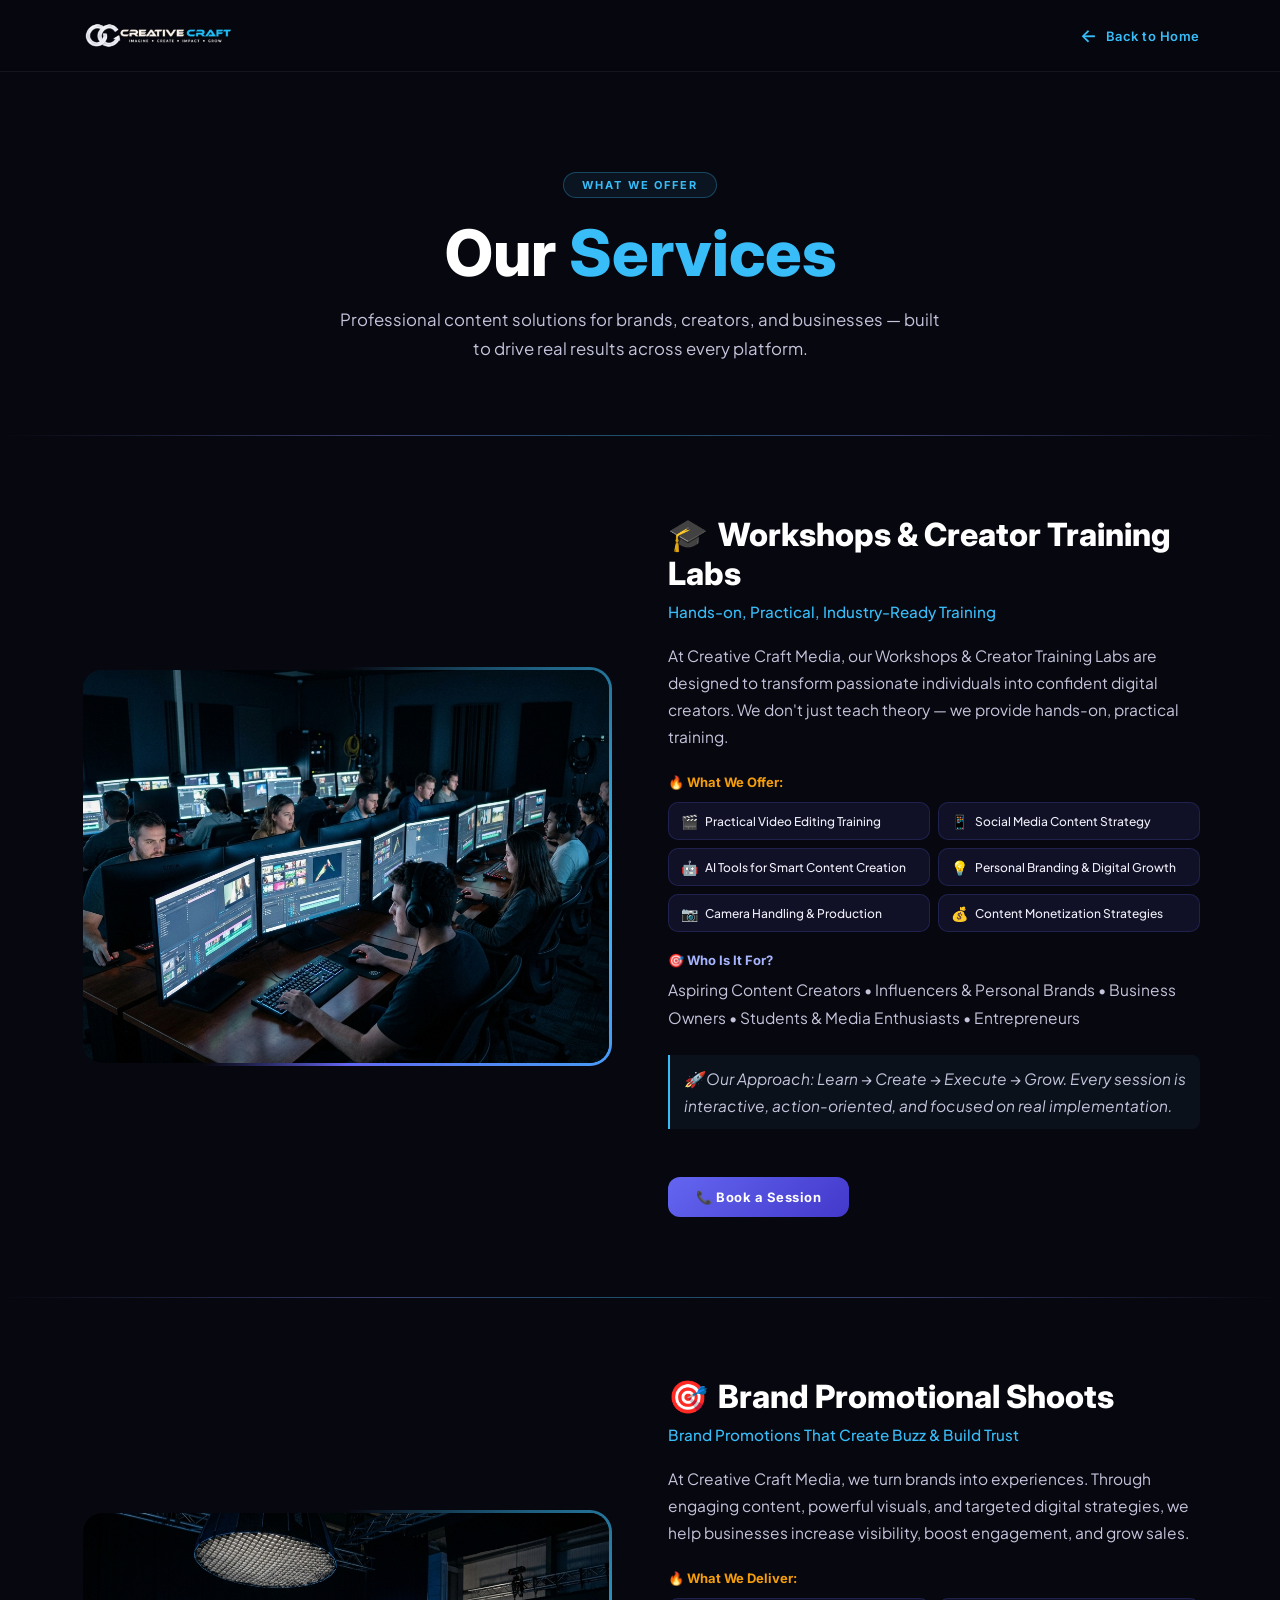
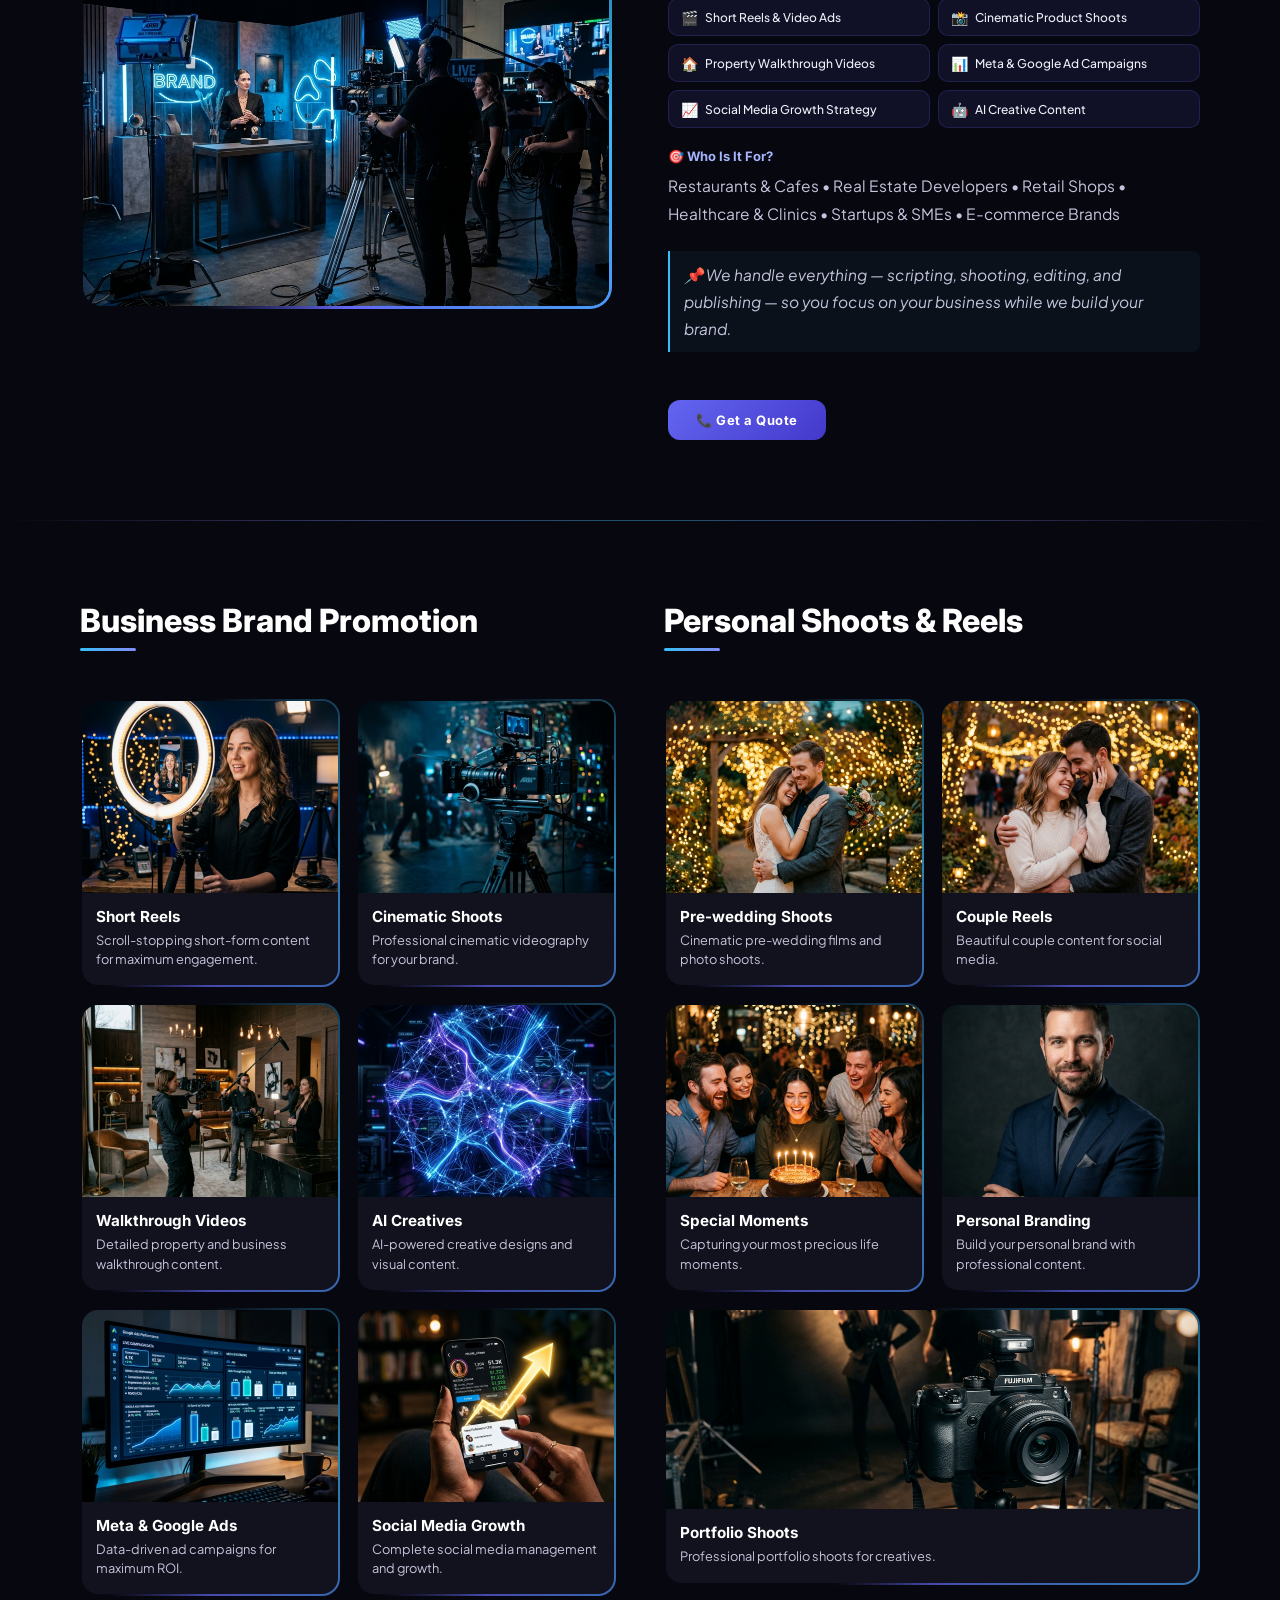
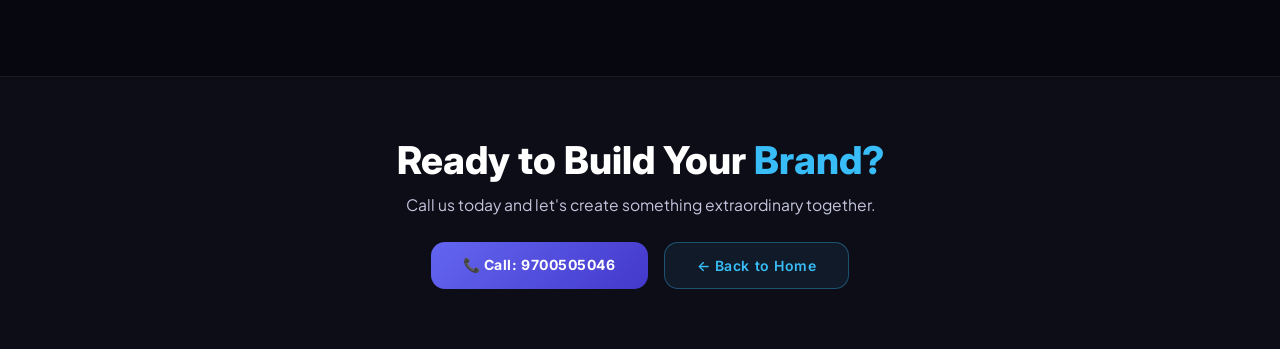
<file: services.html>
﻿<!DOCTYPE html>
<html lang="en">
<head>
  <meta charset="UTF-8" />
  <meta name="theme-color" content="#000000" />
  <meta name="viewport" content="width=device-width, initial-scale=1.0" />
  <title>Our Services | Creative Craft Media — Nellore Content Creation Studio</title>
  <meta name="description" content="Explore Creative Craft Media's professional services — workshops, brand shoots, short reels, AI creatives, pre-wedding films, and digital marketing. Based in Nellore, AP." />
  <meta name="keywords" content="content creation services Nellore, brand shoots Nellore, video production Andhra Pradesh, reel making, AI creatives, pre-wedding films Nellore, digital marketing agency Nellore" />
  <meta name="robots" content="index, follow" />
  <link rel="canonical" href="https://www.creativecraftmedia.in/services.html" />
  <meta name="author" content="Creative Craft Media" />
  <meta name="geo.region" content="IN-AP" />
  <meta name="geo.placename" content="Nellore, Andhra Pradesh, India" />

  <!-- Open Graph -->
  <meta property="og:type" content="website" />
  <meta property="og:url" content="https://www.creativecraftmedia.in/services.html" />
  <meta property="og:title" content="Our Services | Creative Craft Media — Nellore" />
  <meta property="og:description" content="Professional content solutions for brands, creators, and businesses. Brand shoots, reels, AI video, digital marketing & more." />
  <meta property="og:image" content="https://www.creativecraftmedia.in/preview.png" />
  <meta property="og:site_name" content="Creative Craft Media" />
  <meta property="og:locale" content="en_IN" />

  <!-- Twitter Card -->
  <meta name="twitter:card" content="summary_large_image" />
  <meta name="twitter:title" content="Our Services | Creative Craft Media" />
  <meta name="twitter:description" content="Brand shoots, reels, AI creatives, digital marketing & pre-wedding films. Based in Nellore, AP." />
  <meta name="twitter:image" content="https://www.creativecraftmedia.in/preview.png" />

  <link rel="icon" href="favicon.png" type="image/png" />
  <link rel="preconnect" href="https://fonts.googleapis.com" />
  <link rel="preconnect" href="https://fonts.gstatic.com" crossorigin />
  <link href="https://fonts.googleapis.com/css2?family=Inter:wght@300;400;500;600;700;800;900&family=Plus+Jakarta+Sans:ital,wght@0,300;0,400;0,500;0,600;1,300;1,400&display=swap" rel="stylesheet" />
  <style>
    /* ── RESET & TOKENS ── */
    *, *::before, *::after { box-sizing: border-box; margin: 0; padding: 0; }
    :root {
      --ink:  #07070f;
      --ink1: #0d0d18;
      --ink2: #12121e;
      --ink3: #181828;
      --vi:   #6366f1;
      --vi2:  #818cf8;
      --vi3:  #a5b4fc;
      --cyan: #38bdf8;
      --am:   #f59e0b;
      --wh:   #ffffff;
      --wh2:  #eeeef8;
      --wh3:  #c4c4dc;
      --muted:#7070a0;
      --fh:   'Inter', sans-serif;
      --fb:   'Plus Jakarta Sans', sans-serif;
      --ez:   cubic-bezier(0.22,1,0.36,1);
      --t:    0.28s;
      --nav-h: 72px;
    }

    html { scroll-behavior: smooth; }
    body {
      font-family: var(--fb);
      background: var(--ink);
      color: var(--wh2);
      min-height: 100vh;
      overflow-x: hidden;
    }
    a { text-decoration: none; color: inherit; }
    img { display: block; width: 100%; height: 100%; object-fit: cover; }

    /* ── NAV ── */
    .nav {
      position: fixed; top: 0; left: 0; right: 0;
      height: var(--nav-h);
      background: rgba(7,7,15,0.92);
      backdrop-filter: blur(20px);
      z-index: 100;
      border-bottom: 1px solid rgba(255,255,255,0.06);
    }
    .nav-inner {
      max-width: 1200px; margin: 0 auto; padding: 0 40px;
      height: 100%; display: flex; align-items: center; justify-content: space-between;
    }
    .nav-logo { display: flex; align-items: center; }
    .nav-logo img { height: 52px; width: auto; object-fit: contain; }
    .nav-back {
      display: flex; align-items: center; gap: 8px;
      font-family: var(--fh); font-size: 13px; font-weight: 600;
      color: var(--cyan); letter-spacing: .04em;
      transition: gap var(--t);
    }
    .nav-back:hover { gap: 12px; }
    .nav-back span { font-size: 18px; }

    /* ── PAGE WRAPPER ── */
    .page { padding-top: calc(var(--nav-h) + 40px); }

    /* ── CONTAINER ── */
    .container { max-width: 1200px; margin: 0 auto; padding: 0 40px; }

    /* ── HERO HEADER ── */
    .svc-hero {
      text-align: center; padding: 60px 0 72px;
      position: relative;
    }
    .svc-hero .eyebrow {
      display: inline-block;
      font-family: var(--fh); font-size: 11px; font-weight: 700;
      letter-spacing: .18em; text-transform: uppercase;
      color: var(--cyan);
      border: 1px solid rgba(56,189,248,0.3);
      background: rgba(56,189,248,0.08);
      padding: 5px 18px; border-radius: 30px; margin-bottom: 20px;
    }
    .svc-hero h1 {
      font-family: var(--fh); font-size: clamp(2.4rem, 5vw, 4rem);
      font-weight: 800; color: var(--wh); line-height: 1.1;
      margin-bottom: 18px;
    }
    .svc-hero h1 span { color: var(--cyan); }
    .svc-hero p {
      font-size: 1.05rem; color: var(--wh3); max-width: 620px; margin: 0 auto;
      line-height: 1.7;
    }

    /* ── DIVIDER ── */
    .gd {
      height: 1px; margin: 0;
      background: linear-gradient(90deg, transparent, var(--vi2) 30%, var(--cyan) 50%, var(--vi2) 70%, transparent);
      opacity: 0.4;
    }

    /* ══════════════════════════════════
       HERO SERVICE BLOCK — image + text
    ══════════════════════════════════ */
    .svc-block {
      padding: 80px 0;
    }
    .svc-block-inner {
      display: grid;
      grid-template-columns: 1fr 1fr;
      gap: 56px;
      align-items: center;
    }
    .svc-block-inner.reverse { direction: rtl; }
    .svc-block-inner.reverse > * { direction: ltr; }

    /* Image side with Glowing Border */
    .svc-img-wrap {
      border-radius: 22px;
      padding: 3px; /* Border thickness */
      overflow: hidden;
      aspect-ratio: 4/3;
      position: relative;
      z-index: 1;
      cursor: pointer; /* Make it clickable */
      animation: borderPulse 3s infinite alternate ease-in-out;
    }
    .svc-img-wrap::before {
      content: '';
      position: absolute;
      top: -50%; left: -50%;
      width: 200%; height: 200%;
      background: conic-gradient(from 0deg, transparent 0%, var(--cyan) 25%, var(--vi) 50%, transparent 60%);
      animation: spin 3s linear infinite;
      z-index: -2;
    }
    .svc-img-wrap::after {
      content: '';
      position: absolute;
      top: 3px; left: 3px; right: 3px; bottom: 3px;
      background: var(--ink2);
      border-radius: 19px;
      z-index: -1;
    }
    .svc-img-wrap img { 
      border-radius: 19px;
      transition: transform 0.6s var(--ez); 
    }
    .svc-img-wrap:hover img { transform: scale(1.04); }

    /* Text side */
    .svc-text {}
    .svc-text h2 {
      font-family: var(--fh);
      font-size: clamp(1.5rem, 2.5vw, 2rem);
      font-weight: 800; color: var(--wh);
      margin-bottom: 6px; line-height: 1.2;
    }
    .svc-text h2 .emoji { margin-right: 10px; }
    .svc-text .svc-tagline {
      font-family: var(--fb); font-size: .95rem; font-weight: 500;
      color: var(--cyan); margin-bottom: 16px;
    }
    .svc-text p {
      font-size: .97rem; line-height: 1.75; color: var(--wh3);
      margin-bottom: 24px;
    }

    /* What We Offer label */
    .svc-offer-label {
      font-family: var(--fh); font-size: 13px; font-weight: 700;
      color: var(--am); margin-bottom: 12px;
      display: flex; align-items: center; gap: 6px;
    }

    /* Feature chips grid */
    .svc-chips {
      display: grid; grid-template-columns: 1fr 1fr;
      gap: 8px; margin-bottom: 20px;
    }
    .chip {
      display: flex; align-items: center; gap: 7px;
      background: rgba(99,102,241,0.1);
      border: 1px solid rgba(99,102,241,0.2);
      border-radius: 10px; padding: 9px 12px;
      font-family: var(--fb); font-size: 12px; font-weight: 500;
      color: var(--wh2);
      transition: background var(--t), border-color var(--t);
    }
    .chip:hover {
      background: rgba(99,102,241,0.2);
      border-color: rgba(99,102,241,0.4);
    }
    .chip .chip-icon { font-size: 14px; flex-shrink: 0; }

    /* Who is it for */
    .svc-for-label {
      font-family: var(--fh); font-size: 13px; font-weight: 700;
      color: var(--vi3); margin-bottom: 8px;
      display: flex; align-items: center; gap: 6px;
    }
    .svc-for-text {
      font-size: .88rem; color: var(--wh3); line-height: 1.6;
      margin-bottom: 14px;
    }
    .svc-approach {
      font-size: .85rem; color: var(--muted); font-style: italic;
      line-height: 1.6;
      padding: 10px 14px;
      border-left: 2px solid var(--cyan);
      background: rgba(56,189,248,0.05);
      border-radius: 0 8px 8px 0;
    }

    /* CTA button */
    .svc-cta {
      display: inline-flex; align-items: center; gap: 8px;
      margin-top: 24px;
      font-family: var(--fh); font-size: 13px; font-weight: 700;
      color: #fff;
      background: linear-gradient(135deg, var(--vi), #4338ca);
      padding: 12px 28px; border-radius: 12px; letter-spacing: .04em;
      transition: transform var(--t), box-shadow var(--t);
    }
    .svc-cta:hover {
      transform: translateY(-2px);
      box-shadow: 0 10px 32px rgba(99,102,241,0.4);
    }

    /* ══════════════════════════════════
       IMAGE CARD GRID SECTION
    ══════════════════════════════════ */
    .grid-section { padding: 80px 0; }
    .grid-section-head { margin-bottom: 48px; }
    .grid-section-head h2 {
      font-family: var(--fh); font-size: clamp(1.6rem, 2.5vw, 2.2rem);
      font-weight: 800; color: var(--wh); margin-bottom: 8px;
    }
    .grid-section-head .underline {
      width: 56px; height: 3px; border-radius: 3px;
      background: linear-gradient(90deg, var(--cyan), var(--vi2));
    }

    /* Two-column category split */
    .dual-grid {
      display: grid;
      grid-template-columns: 1fr 1fr;
      gap: 48px;
    }

    /* Image cards grid inside each category */
    .img-cards {
      display: grid;
      grid-template-columns: 1fr 1fr;
      gap: 16px;
    }
    .img-card {
      position: relative;
      border-radius: 18px;
      padding: 2px;
      overflow: hidden;
      transition: transform var(--t);
      cursor: pointer;
      z-index: 1;
      animation: borderPulse 3s infinite alternate ease-in-out;
    }
    .img-card::before {
      content: '';
      position: absolute;
      top: -50%; left: -50%;
      width: 200%; height: 200%;
      background: conic-gradient(from 0deg, transparent 0%, var(--cyan) 25%, var(--vi) 50%, transparent 60%);
      animation: spin 3.5s linear infinite;
      z-index: -2;
      opacity: 0.7;
      transition: opacity var(--t);
    }
    .img-card:hover::before {
      opacity: 1;
      animation: spin 1.5s linear infinite;
    }
    .img-card::after {
      content: '';
      position: absolute;
      top: 2px; left: 2px; right: 2px; bottom: 2px;
      background: var(--ink2);
      border-radius: 16px;
      z-index: -1;
    }
    .img-card:hover {
      transform: translateY(-6px);
    }
    
    @keyframes borderPulse {
      0% { box-shadow: 0 10px 30px rgba(0,0,0,0.5), 0 0 10px rgba(56, 189, 248, 0.1); }
      100% { box-shadow: 0 15px 40px rgba(0,0,0,0.8), 0 0 25px rgba(56, 189, 248, 0.4); }
    }
    @keyframes spin { 100% { transform: rotate(360deg); } }

    .img-card-img {
      width: 100%; aspect-ratio: 4/3; overflow: hidden;
      border-radius: 16px 16px 0 0;
    }
    .img-card-img img {
      width: 100%; height: 100%; object-fit: cover;
      transition: transform 0.5s var(--ez);
    }
    .img-card:hover .img-card-img img { transform: scale(1.06); }
    .img-card-body { padding: 14px 14px 16px; }
    .img-card-body h4 {
      font-family: var(--fh); font-size: .95rem; font-weight: 700;
      color: var(--wh); margin-bottom: 5px;
    }
    .img-card-body p {
      font-size: .8rem; color: var(--wh3); line-height: 1.5;
    }

    /* Wide card (portfolio — spans full width in personal col) */
    .img-card.wide {
      grid-column: 1 / -1;
    }
    .img-card.wide .img-card-img { aspect-ratio: 16/6; }

    /* ── FOOTER BAND ── */
    .svc-footer-band {
      background: var(--ink1);
      border-top: 1px solid rgba(255,255,255,0.06);
      padding: 60px 0;
      text-align: center;
    }
    .svc-footer-band h2 {
      font-family: var(--fh); font-size: clamp(1.6rem, 3vw, 2.4rem);
      font-weight: 800; color: var(--wh); margin-bottom: 12px;
    }
    .svc-footer-band h2 span { color: var(--cyan); }
    .svc-footer-band p {
      font-size: .98rem; color: var(--wh3); margin-bottom: 28px;
    }
    .btn-group { display: flex; gap: 16px; justify-content: center; flex-wrap: wrap; }
    .btn-primary {
      font-family: var(--fh); font-size: 14px; font-weight: 700;
      color: #fff; background: linear-gradient(135deg, var(--vi), #4338ca);
      padding: 14px 32px; border-radius: 14px; letter-spacing: .04em;
      transition: transform var(--t), box-shadow var(--t);
    }
    .btn-primary:hover { transform: translateY(-2px); box-shadow: 0 10px 32px rgba(99,102,241,0.45); }
    .btn-ghost {
      font-family: var(--fh); font-size: 14px; font-weight: 600;
      color: var(--cyan); border: 1px solid rgba(56,189,248,0.35);
      background: rgba(56,189,248,0.07);
      padding: 14px 32px; border-radius: 14px; letter-spacing: .04em;
      transition: background var(--t), border-color var(--t);
    }
    .btn-ghost:hover { background: rgba(56,189,248,0.15); border-color: rgba(56,189,248,0.6); }

    /* ── RESPONSIVE ── */
    @media (max-width: 900px) {
      .svc-block-inner { grid-template-columns: 1fr; gap: 32px; }
      .svc-block-inner.reverse { direction: ltr; }
      .dual-grid { grid-template-columns: 1fr; gap: 48px; }
      .container { padding: 0 20px; }
    }
    @media (max-width: 600px) {
      .img-cards { grid-template-columns: 1fr; }
      .img-card.wide { grid-column: auto; }
      .svc-chips { grid-template-columns: 1fr; }
      .nav-inner { padding: 0 20px; }
    }
    
    /* ── PREMIUM INQUIRY MODAL ── */
    .svc-modal-overlay {
      position: fixed;
      top: 0; left: 0; right: 0; bottom: 0;
      background: rgba(7, 7, 15, 0.85);
      backdrop-filter: blur(16px);
      display: flex;
      align-items: center;
      justify-content: center;
      z-index: 9999;
      opacity: 0;
      pointer-events: none;
      transition: opacity 0.4s cubic-bezier(0.16, 1, 0.3, 1);
    }
    
    .svc-modal-overlay.open {
      opacity: 1;
      pointer-events: auto;
    }
    
    /* Glowing Border Wrapper for the Modal */
    .svc-modal-wrap {
      position: relative;
      width: 100%;
      max-width: 460px;
      margin: 20px;
      padding: 3px;
      border-radius: 24px;
      overflow: hidden;
      box-shadow: 0 30px 70px rgba(0, 0, 0, 0.9), 0 0 40px rgba(56, 189, 248, 0.25);
      transform: scale(0.9) translateY(20px);
      transition: transform 0.4s cubic-bezier(0.16, 1, 0.3, 1);
      z-index: 10000;
    }
    
    .svc-modal-overlay.open .svc-modal-wrap {
      transform: scale(1) translateY(0);
    }
    
    .svc-modal-wrap::before {
      content: '';
      position: absolute;
      top: -50%; left: -50%;
      width: 200%; height: 200%;
      background: conic-gradient(from 0deg, transparent 0%, var(--cyan) 25%, var(--vi) 50%, transparent 60%);
      animation: spin 3s linear infinite;
      z-index: -2;
    }
    
    .svc-modal-card {
      background: var(--ink1);
      border-radius: 21px;
      padding: 36px 32px;
      width: 100%;
      position: relative;
      z-index: 1;
    }
    
    .svc-modal-close {
      position: absolute;
      top: 24px; right: 24px;
      background: rgba(255, 255, 255, 0.05);
      border: 1px solid rgba(255, 255, 255, 0.1);
      width: 36px; height: 36px;
      border-radius: 50%;
      display: flex;
      align-items: center;
      justify-content: center;
      color: var(--wh2);
      font-size: 18px;
      cursor: pointer;
      transition: background var(--t), transform var(--t), border-color var(--t);
    }
    .svc-modal-close:hover {
      background: rgba(239, 68, 68, 0.2);
      border-color: rgba(239, 68, 68, 0.4);
      transform: rotate(90deg);
      color: #ef4444;
    }
    
    .svc-modal-card h3 {
      font-family: var(--fh);
      font-size: 1.6rem;
      font-weight: 800;
      color: var(--wh);
      margin-bottom: 8px;
      letter-spacing: -0.02em;
    }
    
    .svc-modal-badge {
      display: inline-block;
      font-family: var(--fh);
      font-size: 11px;
      font-weight: 700;
      color: var(--cyan);
      background: rgba(56, 189, 248, 0.08);
      border: 1px solid rgba(56, 189, 248, 0.25);
      padding: 6px 14px;
      border-radius: 20px;
      margin-bottom: 24px;
      letter-spacing: 0.02em;
    }
    
    .svc-form-group {
      margin-bottom: 20px;
      position: relative;
    }
    
    .svc-form-group label {
      display: block;
      font-family: var(--fh);
      font-size: 12px;
      font-weight: 600;
      color: var(--wh3);
      margin-bottom: 8px;
    }
    
    .svc-form-group input, 
    .svc-form-group textarea {
      width: 100%;
      background: rgba(7, 7, 15, 0.6);
      border: 1px solid rgba(255, 255, 255, 0.1);
      border-radius: 12px;
      padding: 12px 16px;
      color: var(--wh);
      font-family: var(--fb);
      font-size: 14px;
      transition: border-color var(--t), box-shadow var(--t);
    }
    
    .svc-form-group input:focus, 
    .svc-form-group textarea:focus {
      outline: none;
      border-color: var(--cyan);
      box-shadow: 0 0 15px rgba(56, 189, 248, 0.2);
    }
    
    .svc-modal-btn {
      width: 100%;
      background: linear-gradient(135deg, var(--vi), #4338ca);
      color: #fff;
      font-family: var(--fh);
      font-weight: 700;
      font-size: 14px;
      padding: 14px;
      border-radius: 12px;
      border: none;
      cursor: pointer;
      display: flex;
      align-items: center;
      justify-content: center;
      gap: 8px;
      margin-top: 28px;
      box-shadow: 0 10px 30px rgba(99, 102, 241, 0.35);
      transition: transform var(--t), box-shadow var(--t);
    }
    
    .svc-modal-btn:hover {
      transform: translateY(-2px);
      box-shadow: 0 15px 40px rgba(99, 102, 241, 0.5);
    }
  </style>
</head>
<body>

  <!-- ── NAV ── -->
  <header class="nav">
    <div class="nav-inner">
      <a href="index.html" class="nav-logo">
        <img src="logo.png" alt="Creative Craft Media" />
      </a>
      <a href="index.html" class="nav-back">
        <span>←</span> Back to Home
      </a>
    </div>
  </header>

  <div class="page">

    <!-- ── HERO HEADER ── -->
    <section class="svc-hero">
      <div class="container">
        <div class="eyebrow">What We Offer</div>
        <h1>Our <span>Services</span></h1>
        <p>Professional content solutions for brands, creators, and businesses — built to drive real results across every platform.</p>
      </div>
    </section>

    <div class="gd"></div>

    <!-- ══════════════════════════════════
         BLOCK 1 — Workshops & Training
    ══════════════════════════════════ -->
    <section class="svc-block">
      <div class="container">
        <div class="svc-block-inner">

          <!-- Left: Image -->
          <div class="svc-img-wrap">
            <img src="images/svc_workshop.jpg" alt="Workshops & Creator Training Labs" loading="lazy" />
          </div>

          <!-- Right: Text -->
          <div class="svc-text">
            <h2><span class="emoji">🎓</span>Workshops &amp; Creator Training Labs</h2>
            <p class="svc-tagline">Hands-on, Practical, Industry-Ready Training</p>
            <p>At Creative Craft Media, our Workshops &amp; Creator Training Labs are designed to transform passionate individuals into confident digital creators. We don't just teach theory — we provide hands-on, practical training.</p>

            <div class="svc-offer-label">🔥 What We Offer:</div>
            <div class="svc-chips">
              <div class="chip"><span class="chip-icon">🎬</span>Practical Video Editing Training</div>
              <div class="chip"><span class="chip-icon">📱</span>Social Media Content Strategy</div>
              <div class="chip"><span class="chip-icon">🤖</span>AI Tools for Smart Content Creation</div>
              <div class="chip"><span class="chip-icon">💡</span>Personal Branding &amp; Digital Growth</div>
              <div class="chip"><span class="chip-icon">📷</span>Camera Handling &amp; Production</div>
              <div class="chip"><span class="chip-icon">💰</span>Content Monetization Strategies</div>
            </div>

            <div class="svc-for-label">🎯 Who Is It For?</div>
            <p class="svc-for-text">Aspiring Content Creators • Influencers &amp; Personal Brands • Business Owners • Students &amp; Media Enthusiasts • Entrepreneurs</p>

            <p class="svc-approach">🚀 Our Approach: Learn → Create → Execute → Grow. Every session is interactive, action-oriented, and focused on real implementation.</p>

            <a href="tel:9700505046" class="svc-cta">📞 Book a Session</a>
          </div>
        </div>
      </div>
    </section>

    <div class="gd"></div>

    <!-- ══════════════════════════════════
         BLOCK 2 — Brand Promotional Shoots
    ══════════════════════════════════ -->
    <section class="svc-block">
      <div class="container">
        <div class="svc-block-inner reverse">

          <!-- Left: Text (reversed visually to right) -->
          <div class="svc-text">
            <h2><span class="emoji">🎯</span>Brand Promotional Shoots</h2>
            <p class="svc-tagline">Brand Promotions That Create Buzz &amp; Build Trust</p>
            <p>At Creative Craft Media, we turn brands into experiences. Through engaging content, powerful visuals, and targeted digital strategies, we help businesses increase visibility, boost engagement, and grow sales.</p>

            <div class="svc-offer-label">🔥 What We Deliver:</div>
            <div class="svc-chips">
              <div class="chip"><span class="chip-icon">🎬</span>Short Reels &amp; Video Ads</div>
              <div class="chip"><span class="chip-icon">📸</span>Cinematic Product Shoots</div>
              <div class="chip"><span class="chip-icon">🏠</span>Property Walkthrough Videos</div>
              <div class="chip"><span class="chip-icon">📊</span>Meta &amp; Google Ad Campaigns</div>
              <div class="chip"><span class="chip-icon">📈</span>Social Media Growth Strategy</div>
              <div class="chip"><span class="chip-icon">🤖</span>AI Creative Content</div>
            </div>

            <div class="svc-for-label">🎯 Who Is It For?</div>
            <p class="svc-for-text">Restaurants &amp; Cafes • Real Estate Developers • Retail Shops • Healthcare &amp; Clinics • Startups &amp; SMEs • E-commerce Brands</p>

            <p class="svc-approach">📌 We handle everything — scripting, shooting, editing, and publishing — so you focus on your business while we build your brand.</p>

            <a href="tel:9700505046" class="svc-cta">📞 Get a Quote</a>
          </div>

          <!-- Right: Image -->
          <div class="svc-img-wrap">
            <img src="images/svc_brandpromo.jpg" alt="Brand Promotional Shoots" loading="lazy" />
          </div>
        </div>
      </div>
    </section>

    <div class="gd"></div>

    <!-- ══════════════════════════════════
         IMAGE CARD GRID
    ══════════════════════════════════ -->
    <section class="grid-section">
      <div class="container">
        <div class="dual-grid">

          <!-- ── LEFT: Business Brand Promotion ── -->
          <div>
            <div class="grid-section-head">
              <h2>Business Brand Promotion</h2>
              <div class="underline"></div>
            </div>
            <div class="img-cards">

              <div class="img-card">
                <div class="img-card-img"><img src="images/svc_short_reels.jpg" alt="Short Reels" loading="lazy" /></div>
                <div class="img-card-body">
                  <h4>Short Reels</h4>
                  <p>Scroll-stopping short-form content for maximum engagement.</p>
                </div>
              </div>

              <div class="img-card">
                <div class="img-card-img"><img src="images/svc_cinematic.jpg" alt="Cinematic Shoots" loading="lazy" /></div>
                <div class="img-card-body">
                  <h4>Cinematic Shoots</h4>
                  <p>Professional cinematic videography for your brand.</p>
                </div>
              </div>

              <div class="img-card">
                <div class="img-card-img"><img src="images/svc_walkthrough.jpg" alt="Walkthrough Videos" loading="lazy" /></div>
                <div class="img-card-body">
                  <h4>Walkthrough Videos</h4>
                  <p>Detailed property and business walkthrough content.</p>
                </div>
              </div>

              <div class="img-card">
                <div class="img-card-img"><img src="images/svc_ai.jpg" alt="AI Creatives" loading="lazy" /></div>
                <div class="img-card-body">
                  <h4>AI Creatives</h4>
                  <p>AI-powered creative designs and visual content.</p>
                </div>
              </div>

              <div class="img-card">
                <div class="img-card-img"><img src="images/svc_ads.jpg" alt="Meta & Google Ads" loading="lazy" /></div>
                <div class="img-card-body">
                  <h4>Meta &amp; Google Ads</h4>
                  <p>Data-driven ad campaigns for maximum ROI.</p>
                </div>
              </div>

              <div class="img-card">
                <div class="img-card-img"><img src="images/svc_social.jpg" alt="Social Media Growth" loading="lazy" /></div>
                <div class="img-card-body">
                  <h4>Social Media Growth</h4>
                  <p>Complete social media management and growth.</p>
                </div>
              </div>

            </div>
          </div>

          <!-- ── RIGHT: Personal Shoots & Reels ── -->
          <div>
            <div class="grid-section-head">
              <h2>Personal Shoots &amp; Reels</h2>
              <div class="underline"></div>
            </div>
            <div class="img-cards">

              <div class="img-card">
                <div class="img-card-img"><img src="images/svc_prewedding.jpg" alt="Pre-wedding Shoots" loading="lazy" /></div>
                <div class="img-card-body">
                  <h4>Pre-wedding Shoots</h4>
                  <p>Cinematic pre-wedding films and photo shoots.</p>
                </div>
              </div>

              <div class="img-card">
                <div class="img-card-img"><img src="images/svc_couple.jpg" alt="Couple Reels" loading="lazy" /></div>
                <div class="img-card-body">
                  <h4>Couple Reels</h4>
                  <p>Beautiful couple content for social media.</p>
                </div>
              </div>

              <div class="img-card">
                <div class="img-card-img"><img src="images/svc_moments.jpg" alt="Special Moments" loading="lazy" /></div>
                <div class="img-card-body">
                  <h4>Special Moments</h4>
                  <p>Capturing your most precious life moments.</p>
                </div>
              </div>

              <div class="img-card">
                <div class="img-card-img"><img src="images/svc_branding.jpg" alt="Personal Branding" loading="lazy" /></div>
                <div class="img-card-body">
                  <h4>Personal Branding</h4>
                  <p>Build your personal brand with professional content.</p>
                </div>
              </div>

              <div class="img-card wide">
                <div class="img-card-img"><img src="images/svc_portfolio.jpg" alt="Portfolio Shoots" loading="lazy" /></div>
                <div class="img-card-body">
                  <h4>Portfolio Shoots</h4>
                  <p>Professional portfolio shoots for creatives.</p>
                </div>
              </div>

            </div>
          </div>

        </div>
      </div>
    </section>

    <!-- ── FOOTER CTA ── -->
    <div class="svc-footer-band">
      <div class="container">
        <h2>Ready to Build Your <span>Brand?</span></h2>
        <p>Call us today and let's create something extraordinary together.</p>
        <div class="btn-group">
          <a href="tel:9700505046" class="btn-primary">📞 Call: 9700505046</a>
          <a href="index.html" class="btn-ghost">← Back to Home</a>
        </div>
      </div>
    </div>

  </div><!-- /page -->

  <!-- ── PREMIUM INQUIRY MODAL ── -->
  <div class="svc-modal-overlay" id="svcModal">
    <div class="svc-modal-wrap">
      <div class="svc-modal-card">
        <button class="svc-modal-close" id="modalClose">&times;</button>
        <h3>Let's Work Together</h3>
        <div class="svc-modal-badge" id="modalBadge">Selected: Workshops & Creator Labs</div>
        
        <form id="svcInquiryForm">
          <input type="hidden" id="selectedService" value="" />
          <div class="svc-form-group">
            <label for="clientName">Your Name</label>
            <input type="text" id="clientName" placeholder="Enter your full name" required />
          </div>
          <div class="svc-form-group">
            <label for="clientPhone">WhatsApp Number</label>
            <input type="tel" id="clientPhone" placeholder="Enter WhatsApp phone number" required />
          </div>
          <div class="svc-form-group">
            <label for="clientMsg">Project Details (Optional)</label>
            <textarea id="clientMsg" rows="3" placeholder="Tell us about what you need..."></textarea>
          </div>
          <button type="submit" class="svc-modal-btn">
            Proceed to WhatsApp 🚀
          </button>
        </form>
      </div>
    </div>
  </div>

  <!-- Include Global Script for Animations -->
  <script src="script.js"></script>

  <!-- Premium Modal and Redirection Script -->
  <script>
    const modal = document.getElementById('svcModal');
    const modalClose = document.getElementById('modalClose');
    const modalBadge = document.getElementById('modalBadge');
    const hiddenServiceInput = document.getElementById('selectedService');
    const form = document.getElementById('svcInquiryForm');

    // Open Modal with Animations when any card/image is clicked
    document.querySelectorAll('.img-card, .svc-img-wrap').forEach(card => {
      card.addEventListener('click', function() {
        let serviceName = '';
        
        // Find service name
        const h4 = this.querySelector('h4');
        if (h4) {
          serviceName = h4.innerText;
        } else {
          const wrapper = this.closest('.svc-block-inner');
          if (wrapper) {
            const h2 = wrapper.querySelector('h2');
            if (h2) serviceName = h2.innerText.replace(/[\uD800-\uDBFF][\uDC00-\uDFFF]|[\u2600-\u27BF]/g, '').trim();
          }
        }
        
        if (!serviceName) serviceName = "your services";
        
        // Populate modal data
        modalBadge.innerText = `Selected: ${serviceName}`;
        hiddenServiceInput.value = serviceName;
        
        // Show Modal
        modal.classList.add('open');
        document.body.style.overflow = 'hidden'; // Prevent body scroll
        
        // Focus first field after animation completes
        setTimeout(() => {
          document.getElementById('clientName').focus();
        }, 100);
      });
    });

    // Close Modal functions
    const closeModal = () => {
      modal.classList.remove('open');
      document.body.style.overflow = ''; // Restore body scroll
      form.reset();
    };

    modalClose.addEventListener('click', closeModal);
    modal.addEventListener('click', function(e) {
      if (e.target === modal) closeModal();
    });
    document.addEventListener('keydown', function(e) {
      if (e.key === 'Escape' && modal.classList.contains('open')) closeModal();
    });

    // Handle Form submission -> WhatsApp redirect
    form.addEventListener('submit', function(e) {
      e.preventDefault();
      
      const serviceName = hiddenServiceInput.value;
      const name = document.getElementById('clientName').value.trim();
      const phone = document.getElementById('clientPhone').value.trim();
      const msg = document.getElementById('clientMsg').value.trim();
      
      // Build simple and professional plain-text message
      const text = [
        `Hi Creative Craft Media,`,
        ``,
        `I am interested in your ${serviceName} service.`,
        ``,
        `My Details:`,
        `Name: ${name}`,
        `Phone: ${phone}`,
        msg ? `Message: ${msg}` : '',
        ``,
        `I am looking forward to collaborating with you!`
      ].filter(Boolean).join('\n');
      
      const encodedText = encodeURIComponent(text);
      
      // Open WhatsApp in a new tab
      window.open(`https://wa.me/919700505046?text=${encodedText}`, '_blank');
      
      // Close modal
      closeModal();
    });
  </script>
</body>
</html>
</file>
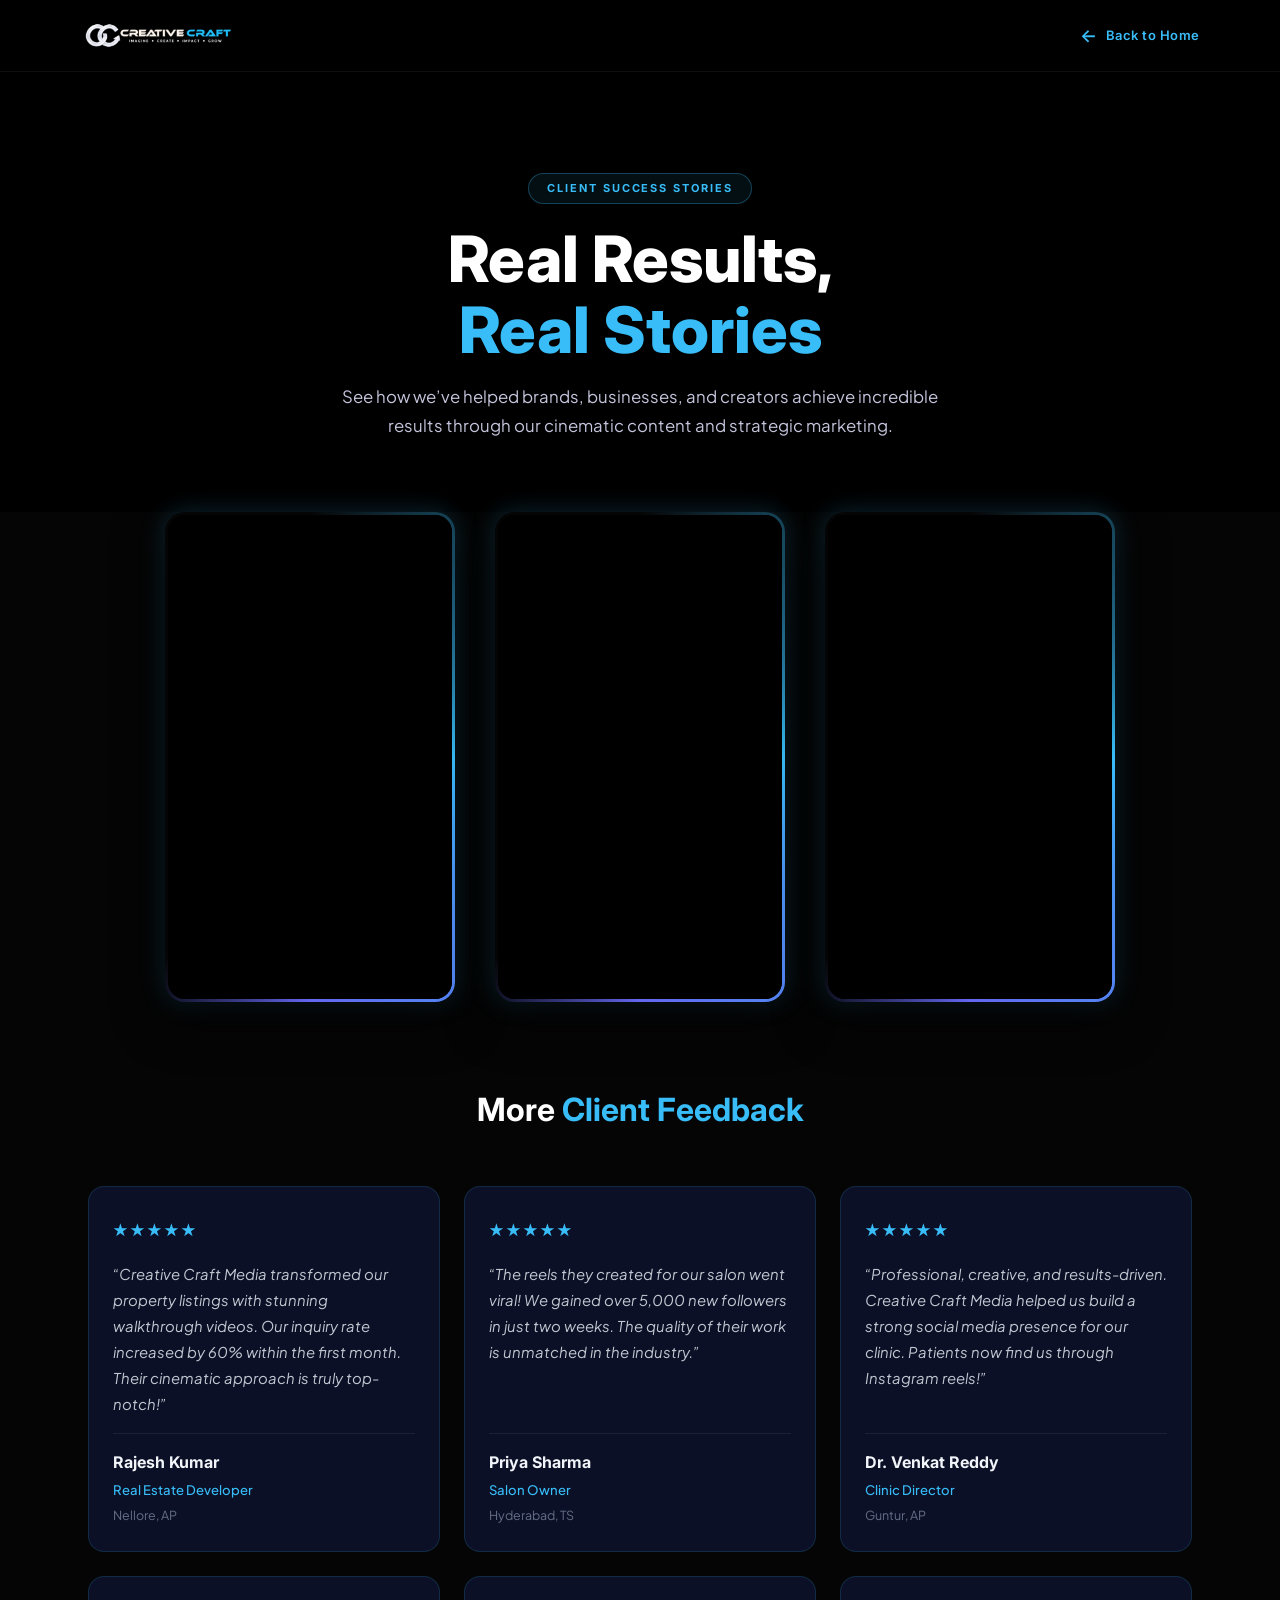
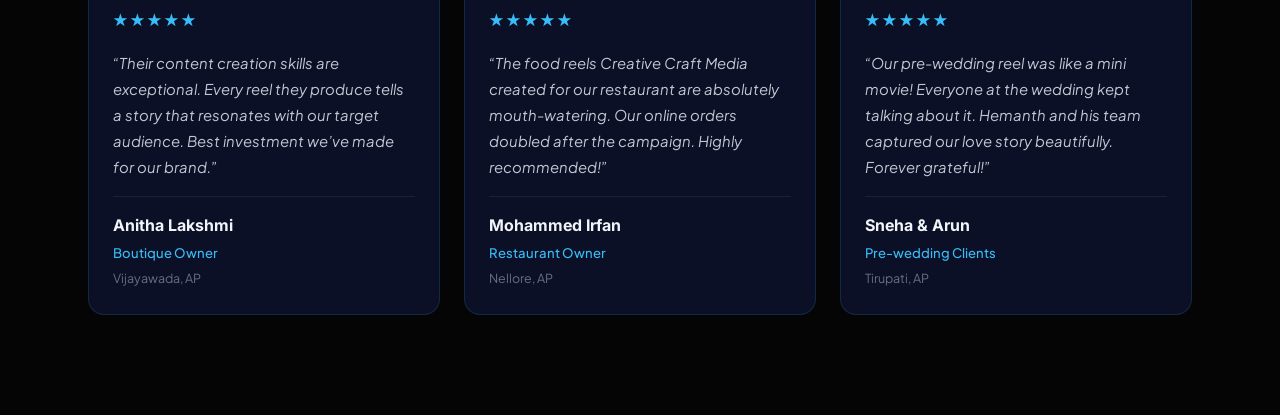
<file: testimonials.html>
﻿<!DOCTYPE html>
<html lang="en">

<head>
  <meta charset="UTF-8" />
  <meta name="theme-color" content="#000000" />
  <meta name="viewport" content="width=device-width, initial-scale=1.0" />
  <title>Student & Client Testimonials | Creative Craft Media — Nellore</title>
  <meta name="description" content="Read real success stories from Creative Craft Media's students and clients in Nellore. See how our courses and services transformed brands, creators, and businesses across Andhra Pradesh." />
  <meta name="keywords" content="Creative Craft Media reviews, content creation course testimonials Nellore, video editing course reviews, student success stories, brand promotion results Nellore" />
  <meta name="robots" content="index, follow" />
  <link rel="canonical" href="https://www.creativecraftmedia.in/testimonials.html" />
  <meta name="author" content="Creative Craft Media" />
  <meta name="geo.region" content="IN-AP" />
  <meta name="geo.placename" content="Nellore, Andhra Pradesh, India" />

  <!-- Open Graph -->
  <meta property="og:type" content="website" />
  <meta property="og:url" content="https://www.creativecraftmedia.in/testimonials.html" />
  <meta property="og:title" content="Student & Client Testimonials | Creative Craft Media" />
  <meta property="og:description" content="Real success stories from our students and clients in Nellore, AP. Creative Craft Media — content creation courses & brand services." />
  <meta property="og:image" content="https://www.creativecraftmedia.in/preview.png" />
  <meta property="og:site_name" content="Creative Craft Media" />
  <meta property="og:locale" content="en_IN" />

  <!-- Twitter Card -->
  <meta name="twitter:card" content="summary_large_image" />
  <meta name="twitter:title" content="Testimonials | Creative Craft Media" />
  <meta name="twitter:description" content="Real results from real students & clients. Content creation courses in Nellore, AP." />
  <meta name="twitter:image" content="https://www.creativecraftmedia.in/preview.png" />

  <link rel="icon" href="favicon.png" type="image/png" />
  <link rel="preconnect" href="https://fonts.googleapis.com" />
  <link rel="preconnect" href="https://fonts.gstatic.com" crossorigin />
  <link
    href="https://fonts.googleapis.com/css2?family=Inter:wght@300;400;500;600;700;800;900&family=Plus+Jakarta+Sans:ital,wght@0,300;0,400;0,500;0,600;1,300;1,400&display=swap"
    rel="stylesheet" />
  <link rel="stylesheet" href="style.css" />
  <style>
    .page {
      padding-top: calc(var(--nav-h) + 40px);
    }

    .nav-back {
      display: flex;
      align-items: center;
      gap: 8px;
      font-family: var(--fh);
      font-size: 13px;
      font-weight: 600;
      color: var(--cyan);
      letter-spacing: .04em;
      transition: gap var(--t);
    }

    .nav-back:hover {
      gap: 12px;
    }

    .nav-back span {
      font-size: 18px;
    }

    .svc-hero {
      text-align: center;
      padding: 60px 0 72px;
      position: relative;
    }

    .svc-hero .eyebrow {
      display: inline-block;
      font-family: var(--fh);
      font-size: 11px;
      font-weight: 700;
      letter-spacing: .18em;
      text-transform: uppercase;
      color: var(--cyan);
      border: 1px solid rgba(56, 189, 248, 0.3);
      background: rgba(56, 189, 248, 0.08);
      padding: 5px 18px;
      border-radius: 30px;
      margin-bottom: 20px;
    }

    .svc-hero h1 {
      font-family: var(--fh);
      font-size: clamp(2.4rem, 5vw, 4rem);
      font-weight: 800;
      color: var(--wh);
      line-height: 1.1;
      margin-bottom: 18px;
    }

    .svc-hero h1 span {
      color: var(--cyan);
    }

    .svc-hero p {
      font-size: 1.05rem;
      color: var(--wh3);
      max-width: 620px;
      margin: 0 auto;
      line-height: 1.7;
    }

    .testimonials-sec {
      padding: 40px 0 100px;
    }

    /* FIX: Force any elements with 'reveal' to be visible, 
       otherwise pasted code will be invisible */
    .reveal,
    .tcard.reveal {
      opacity: 1 !important;
      transform: none !important;
      visibility: visible !important;
    }

    /* Dimensions for video cards in the grid layout */
    .video-grid .video-card-wrap {
      max-width: 290px;
      height: 490px;
    }
  </style>
</head>

<body>

  <!-- ── NAV ── -->
  <header class="nav">
    <div class="nav-inner"
      style="max-width: 1200px; margin: 0 auto; padding: 0 40px; height: 100%; display: flex; align-items: center; justify-content: space-between;">
      <a href="index.html" class="nav-brand" style="display: flex; align-items: center;">
        <img src="logo.png" alt="Creative Craft Media" style="height: 52px; width: auto; object-fit: contain;" />
      </a>
      <a href="index.html" class="nav-back">
        <span>←</span> Back to Home
      </a>
    </div>
  </header>

  <div class="page">
    <section class="svc-hero">
      <div class="container">
        <div class="eyebrow">Client Success Stories</div>
        <h1>Real Results, <br /><span>Real Stories</span></h1>
        <p>See how we’ve helped brands, businesses, and creators achieve incredible results through our cinematic
          content and strategic marketing.</p>
      </div>
    </section>

    <!-- ══════════════════════════════════
         VIDEO TESTIMONIALS (INSTAGRAM REELS)
    ══════════════════════════════════ -->
    <section class="section testimonials-sec" style="padding-top: 0;">
      <div class="container">
        <!-- Flex container for perfectly neat centering (supports any number of videos) -->
        <div class="video-grid"
          style="display: flex; flex-wrap: wrap; justify-content: center; gap: 40px; margin-bottom: 20px;">

          <!-- Video 1 -->
          <div class="video-card-wrap">
            <div class="video-card">
              <blockquote class="instagram-media"
                data-instgrm-permalink="https://www.instagram.com/reel/DXwi5l9IMe0/?theme=dark"
                data-instgrm-version="14"
                style="background:#000; border:0; margin: 0; padding:0; width:100%; min-width:100%; max-width:100%;">
              </blockquote>
            </div>
          </div>

          <!-- Video 2 -->
          <div class="video-card-wrap">
            <div class="video-card">
              <blockquote class="instagram-media"
                data-instgrm-permalink="https://www.instagram.com/reel/DXwwSPAo1Mw/?theme=dark"
                data-instgrm-version="14"
                style="background:#000; border:0; margin: 0; padding:0; width:100%; min-width:100%; max-width:100%;">
              </blockquote>
            </div>
          </div>

          <!-- Video 3 -->
          <div class="video-card-wrap">
            <div class="video-card">
              <blockquote class="instagram-media"
                data-instgrm-permalink="https://www.instagram.com/reel/DYTyzmFSxrF/?igsh=Nmh2MGJzYmdlOXV3"
                data-instgrm-version="14"
                style="background:#000; border:0; margin: 0; padding:0; width:100%; min-width:100%; max-width:100%;">
              </blockquote>
            </div>
          </div>


        </div>



        <!-- ══════════════════════════════════
             TEXT TESTIMONIALS
        ══════════════════════════════════ -->
        <h2 style="font-family: var(--fh); font-size: 2rem; color: #fff; text-align: center; margin: 80px 0 40px;">More
          <span style="color: var(--cyan);">Client Feedback</span>
        </h2>

        <div class="testimonials-grid">
          <div class="tcard">
            <div class="tcard-stars">★★★★★</div>
            <p class="tcard-quote">&ldquo;Creative Craft Media transformed our property listings with stunning
              walkthrough videos. Our inquiry rate increased by 60% within the first month. Their cinematic approach is
              truly top-notch!&rdquo;</p>
            <div class="tcard-author">
              <strong>Rajesh Kumar</strong>
              <span class="tcard-role">Real Estate Developer</span>
              <span class="tcard-loc">Nellore, AP</span>
            </div>
          </div>

          <div class="tcard">
            <div class="tcard-stars">★★★★★</div>
            <p class="tcard-quote">&ldquo;The reels they created for our salon went viral! We gained over 5,000 new
              followers in just two weeks. The quality of their work is unmatched in the industry.&rdquo;</p>
            <div class="tcard-author">
              <strong>Priya Sharma</strong>
              <span class="tcard-role">Salon Owner</span>
              <span class="tcard-loc">Hyderabad, TS</span>
            </div>
          </div>

          <div class="tcard">
            <div class="tcard-stars">★★★★★</div>
            <p class="tcard-quote">&ldquo;Professional, creative, and results-driven. Creative Craft Media helped us
              build a strong social media presence for our clinic. Patients now find us through Instagram reels!&rdquo;
            </p>
            <div class="tcard-author">
              <strong>Dr. Venkat Reddy</strong>
              <span class="tcard-role">Clinic Director</span>
              <span class="tcard-loc">Guntur, AP</span>
            </div>
          </div>

          <div class="tcard">
            <div class="tcard-stars">★★★★★</div>
            <p class="tcard-quote">&ldquo;Their content creation skills are exceptional. Every reel they produce tells a
              story that resonates with our target audience. Best investment we&rsquo;ve made for our brand.&rdquo;</p>
            <div class="tcard-author">
              <strong>Anitha Lakshmi</strong>
              <span class="tcard-role">Boutique Owner</span>
              <span class="tcard-loc">Vijayawada, AP</span>
            </div>
          </div>

          <div class="tcard">
            <div class="tcard-stars">★★★★★</div>
            <p class="tcard-quote">&ldquo;The food reels Creative Craft Media created for our restaurant are absolutely
              mouth-watering. Our online orders doubled after the campaign. Highly recommended!&rdquo;</p>
            <div class="tcard-author">
              <strong>Mohammed Irfan</strong>
              <span class="tcard-role">Restaurant Owner</span>
              <span class="tcard-loc">Nellore, AP</span>
            </div>
          </div>

          <div class="tcard">
            <div class="tcard-stars">★★★★★</div>
            <p class="tcard-quote">&ldquo;Our pre-wedding reel was like a mini movie! Everyone at the wedding kept
              talking about it. Hemanth and his team captured our love story beautifully. Forever grateful!&rdquo;</p>
            <div class="tcard-author">
              <strong>Sneha &amp; Arun</strong>
              <span class="tcard-role">Pre-wedding Clients</span>
              <span class="tcard-loc">Tirupati, AP</span>
            </div>
          </div>
        </div>

      </div>
    </section>

  </div><!-- /page -->

  <!-- Instagram Embed Script -->
  <script async src="//www.instagram.com/embed.js"></script>

</body>

</html>
</file>
<file: style.css>
﻿/* ============================================================
   CREATIVE CRAFT MEDIA — style.css  v7.3
   Premium Dark | Obsidian + Electric Indigo + Amber
   FIXES: hero top gap, left-slide mobile nav, bg JS hooks
   ============================================================ */
@import url('https://fonts.googleapis.com/css2?family=Inter:wght@300;400;500;600;700;800;900&family=Plus+Jakarta+Sans:ital,wght@0,300;0,400;0,500;0,600;1,300;1,400&family=Syne+Mono&display=swap');

/* ── DESIGN TOKENS ── */
:root {
  --ink: #000000;
  --ink1: #050505;
  --ink2: #0a0a0a;
  --ink3: #0f0f0f;
  --ink4: #141414;
  --ink5: #1a1a1a;
  --border: rgba(56, 189, 248, 0.10);
  --border2: rgba(56, 189, 248, 0.20);

  /* Indigo — buttons & highlights */
  --vi: #6366f1;
  --vi2: #818cf8;
  --vi3: #a5b4fc;
  --vi-dim: rgba(99, 102, 241, 0.1);
  --vi-mid: rgba(99, 102, 241, 0.22);
  --vi-glow: rgba(99, 102, 241, 0.35);

  /* Cyan — primary accent (matches services page) */
  --cyan: #38bdf8;
  --cyan-dim: rgba(56, 189, 248, 0.10);
  --cyan-mid: rgba(56, 189, 248, 0.25);
  --cyan-glow: rgba(56, 189, 248, 0.45);

  --am: #f59e0b;
  --am2: #fbbf24;
  --am-dim: rgba(245, 158, 11, 0.12);

  --wh: #ffffff;
  --wh2: #eeeef8;
  --wh3: #c4c4dc;
  --muted: #6b7a99;
  --muted2: #2e3552;

  --fh: 'Inter', sans-serif;
  --fb: 'Plus Jakarta Sans', sans-serif;
  --fm: 'Syne Mono', monospace;

  --ez: cubic-bezier(0.22, 1, 0.36, 1);
  --ez2: cubic-bezier(0.4, 0, 0.2, 1);
  --t: 0.28s;

  --nav-h: 72px;
  --r: 14px;
  --r2: 20px;
  --section-gap: 120px;
}

/* ── RESET ── */
*,
*::before,
*::after {
  box-sizing: border-box;
  margin: 0;
  padding: 0;
}

html {
  font-size: 16px;
  scroll-padding-top: var(--nav-h);
  /* clip on html too — belt-and-suspenders for iOS Safari fixed positioning */
  overflow-x: clip;
}

body {
  background: #000000;
  color: var(--wh2);
  font-family: var(--fb);
  line-height: 1.75;
  /* overflow-x:clip does NOT create a scroll container (unlike hidden)
     so position:fixed children stay viewport-fixed on iOS Safari */
  overflow-x: clip;
  overscroll-behavior-x: none;
}

a {
  color: inherit;
  text-decoration: none;
}

ul {
  list-style: none;
}

img {
  max-width: 100%;
  display: block;
}

strong {
  font-weight: 600;
  color: var(--wh);
}

/* ── LAYOUT ── */
.container {
  max-width: 1200px;
  margin: 0 auto;
  padding: 0 48px;
}

.section {
  padding: var(--section-gap) 0;
  position: relative;
  z-index: 2;
}

.two-col {
  display: grid;
  grid-template-columns: 1fr 1fr;
  gap: 72px;
  align-items: start;
}

.bt {
  color: var(--cyan);
}

/* ── TYPE SYSTEM ── */
.sh2 {
  font-family: var(--fh);
  font-size: clamp(2rem, 3.8vw, 3rem);
  font-weight: 800;
  line-height: 1.1;
  color: var(--wh);
  letter-spacing: -0.02em;
  margin-bottom: 16px;
}

.bp {
  font-family: var(--fb);
  font-size: 15.5px;
  color: var(--wh3);
  line-height: 1.85;
  margin-bottom: 14px;
  font-weight: 400;
  letter-spacing: 0.01em;
}

h3 {
  font-family: var(--fh);
  font-weight: 700;
  font-size: 1.1rem;
  color: var(--wh);
}

h4 {
  font-family: var(--fb);
  font-size: 10px;
  font-weight: 600;
  letter-spacing: .16em;
  text-transform: uppercase;
  color: var(--vi2);
  margin-bottom: 8px;
}

.eyebrow {
  display: inline-flex;
  align-items: center;
  gap: 8px;
  font-family: var(--fh);
  font-size: 11px;
  font-weight: 700;
  letter-spacing: .15em;
  text-transform: uppercase;
  color: var(--cyan);
  background: var(--cyan-dim);
  border: 1px solid var(--cyan-mid);
  padding: 5px 18px;
  border-radius: 100px;
  margin-bottom: 20px;
}

.sec-head {
  text-align: center;
  max-width: 640px;
  margin: 0 auto 72px;
}

.sec-sub {
  font-family: var(--fb);
  font-size: 15.5px;
  color: var(--wh3);
  margin-top: 14px;
  line-height: 1.85;
  font-weight: 400;
  letter-spacing: 0.01em;
}

.sec-label {
  display: flex;
  align-items: center;
  gap: 18px;
  font-family: var(--fm);
  font-size: 10px;
  letter-spacing: .25em;
  text-transform: uppercase;
  color: var(--muted);
  margin-bottom: 64px;
}

.sec-label::before,
.sec-label::after {
  content: '';
  flex: 1;
  height: 1px;
  background: linear-gradient(90deg, transparent, var(--border2), transparent);
}

/* ── REVEAL ── */
.reveal {
  opacity: 0;
  transform: translateY(14px);
  /* reduced from 28px — less jump on mobile */
  transition: opacity .65s var(--ez), transform .65s var(--ez);
}

.reveal.in {
  opacity: 1;
  transform: none;
}

/* On touch devices: pure fade only — no Y-shift causing the 1cm jump */
@media (pointer: coarse) {
  .reveal {
    transform: none;
    transition: opacity .5s ease;
  }

  .reveal.in {
    opacity: 1;
  }
}

/* ── CANVAS + NOISE ── */
#bgCanvas {
  position: fixed;
  inset: 0;
  z-index: 0;
  pointer-events: none;
  /* contain:strict keeps canvas repaints isolated without breaking fixed positioning */
  contain: strict;
}

.noise {
  position: fixed;
  inset: 0;
  z-index: 1;
  pointer-events: none;
  opacity: .18;
  background-image: url("data:image/svg+xml,%3Csvg viewBox='0 0 256 256' xmlns='http://www.w3.org/2000/svg'%3E%3Cfilter id='n'%3E%3CfeTurbulence type='fractalNoise' baseFrequency='.85' numOctaves='4' stitchTiles='stitch'/%3E%3C/filter%3E%3Crect width='100%25' height='100%25' filter='url(%23n)' opacity='.06'/%3E%3C/svg%3E");
}



/* ── BUTTONS ── */
.btn-vi {
  display: inline-flex;
  align-items: center;
  gap: 8px;
  background: var(--cyan);
  color: var(--ink1);
  font-family: var(--fb);
  font-weight: 600;
  font-size: 14px;
  padding: 13px 28px;
  border-radius: var(--r);
  border: none;
  cursor: pointer;
  position: relative;
  overflow: hidden;
  transition: background var(--t), transform var(--t), box-shadow var(--t);
  white-space: nowrap;
  letter-spacing: .01em;
}

.btn-vi::before {
  content: '';
  position: absolute;
  inset: 0;
  background: linear-gradient(135deg, rgba(255, 255, 255, .15), transparent);
  opacity: 0;
  transition: opacity var(--t);
}

.btn-vi:hover {
  background: #38bdf8;
  transform: translateY(-2px);
  box-shadow: 0 12px 36px rgba(56, 189, 248, 0.4);
}

.btn-vi:hover::before {
  opacity: 1;
}

.btn-vi.big {
  font-size: 15px;
  padding: 15px 36px;
  border-radius: var(--r2);
}

.btn-vi.fw {
  width: 100%;
  justify-content: center;
}

.btn-ghost {
  display: inline-flex;
  align-items: center;
  gap: 8px;
  background: transparent;
  color: var(--wh2);
  font-family: var(--fb);
  font-weight: 500;
  font-size: 14px;
  padding: 13px 28px;
  border-radius: var(--r);
  border: 1px solid var(--cyan-mid);
  cursor: pointer;
  transition: border-color var(--t), color var(--t), transform var(--t), box-shadow var(--t);
  white-space: nowrap;
}

.btn-ghost:hover {
  border-color: var(--cyan);
  color: var(--cyan);
  transform: translateY(-2px);
  box-shadow: 0 8px 24px rgba(56, 189, 248, 0.15);
}

.btn-am {
  display: inline-flex;
  align-items: center;
  justify-content: center;
  gap: 8px;
  background: linear-gradient(135deg, var(--am), #d97706);
  color: #0a0a0f;
  font-family: var(--fh);
  font-weight: 700;
  font-size: 14px;
  letter-spacing: .02em;
  padding: 14px 30px;
  border-radius: var(--r);
  border: none;
  cursor: pointer;
  transition: transform var(--t), box-shadow var(--t);
}

.btn-am:hover {
  transform: translateY(-3px);
  box-shadow: 0 12px 36px rgba(245, 158, 11, .4);
}

/* ── WHATSAPP FLOAT ── */
.wa-float {
  position: fixed;
  bottom: 28px;
  right: 28px;
  z-index: 8000;
  background: #25d366;
  color: #fff;
  border-radius: 50px;
  width: 52px;
  height: 52px;
  display: flex;
  align-items: center;
  justify-content: center;
  box-shadow: 0 6px 28px rgba(37, 211, 102, .45);
  transition: transform var(--t), box-shadow var(--t), opacity var(--t);
  animation: wa-float-bob 3s ease-in-out infinite;
}

.wa-float:hover {
  transform: scale(1.1);
  box-shadow: 0 14px 40px rgba(37, 211, 102, .6);
  animation-play-state: paused;
}

.wa-float.wa-hide {
  opacity: 0;
  pointer-events: none;
}

@keyframes wa-float-bob {

  0%,
  100% {
    transform: translateY(0);
    box-shadow: 0 6px 28px rgba(37, 211, 102, .45);
  }

  50% {
    transform: translateY(-24px);
    /* Increased from -10px to float much higher */
    box-shadow: 0 20px 32px rgba(37, 211, 102, .25), 0 0 0 14px rgba(37, 211, 102, .08);
  }
}

/* ══════════════════════════════════════
   NAVBAR
══════════════════════════════════════ */
/* ══════════════════════════════════════
   NAVBAR — Premium Upgraded v2.0
══════════════════════════════════════ */

.nav {
  position: fixed;
  top: 0; left: 0; right: 0;
  z-index: 1000;
  height: var(--nav-h);
  background: rgba(0,0,0,0.55);
  backdrop-filter: blur(24px) saturate(180%);
  -webkit-backdrop-filter: blur(24px) saturate(180%);
  border-bottom: 1px solid rgba(255,255,255,0.06);
  transition: background 0.4s ease, box-shadow 0.4s ease, border-color 0.4s ease;
  isolation: isolate;
  overflow: visible;
}

/* Animated glowing top border line */
.nav-top-line {
  position: absolute;
  top: 0; left: 0; right: 0;
  height: 2px;
  background: linear-gradient(90deg,
    transparent 0%,
    rgba(56,189,248,0) 15%,
    rgba(56,189,248,0.8) 35%,
    rgba(99,102,241,0.9) 50%,
    rgba(56,189,248,0.8) 65%,
    rgba(56,189,248,0) 85%,
    transparent 100%);
  background-size: 200% 100%;
  animation: navline-sweep 4s linear infinite;
}

@keyframes navline-sweep {
  0%   { background-position: 100% 0; }
  100% { background-position: -100% 0; }
}

.nav.stuck {
  background: rgba(0,0,0,0.92);
  backdrop-filter: blur(30px) saturate(200%);
  -webkit-backdrop-filter: blur(30px) saturate(200%);
  border-bottom-color: rgba(99,102,241,0.2);
  box-shadow: 0 4px 30px rgba(0,0,0,0.6), 0 1px 0 rgba(99,102,241,0.15) inset;
}

.nav-inner {
  max-width: 1240px;
  margin: 0 auto;
  padding: 0 40px;
  height: 100%;
  display: flex;
  align-items: center;
  justify-content: space-between;
  gap: 24px;
}

/* ── BRAND ── */
.nav-brand {
  display: flex;
  align-items: center;
  flex-shrink: 0;
}

.nav-logo-img {
  height: 60px;
  width: auto;
  object-fit: contain;
  transition: height 0.3s ease, filter 0.3s ease, transform 0.3s ease;
}

.nav-brand:hover .nav-logo-img {
  filter: drop-shadow(0 0 14px rgba(56,189,248,0.55));
  transform: scale(1.04);
}

.nav.stuck .nav-logo-img {
  height: 52px;
}

/* ── DESKTOP NAV LINKS ── */
.nav-menu {
  display: flex;
  align-items: center;
  gap: 2px;
  flex: 1;
  justify-content: center;
}

.nl {
  display: inline-flex;
  align-items: center;
  gap: 5px;
  font-family: var(--fh);
  font-weight: 500;
  font-size: 13px;
  color: rgba(196,196,220,0.85);
  letter-spacing: 0.02em;
  position: relative;
  text-decoration: none;
  padding: 6px 12px;
  border-radius: 10px;
  border: 1px solid transparent;
  transition: color 0.25s ease, background 0.25s ease, border-color 0.25s ease, transform 0.2s ease;
  white-space: nowrap;
}

.nl-icon {
  font-size: 11px;
  opacity: 0;
  transform: translateY(2px);
  transition: opacity 0.2s, transform 0.2s;
  line-height: 1;
}

.nl:hover .nl-icon,
.nl.active .nl-icon { opacity: 1; transform: translateY(0); }

.nl:hover {
  color: var(--wh);
  background: rgba(255,255,255,0.05);
  border-color: rgba(255,255,255,0.08);
  transform: translateY(-1px);
}

.nl.active {
  color: var(--cyan);
  background: rgba(56,189,248,0.08);
  border-color: rgba(56,189,248,0.25);
}

.nl::after {
  content: '';
  position: absolute;
  bottom: 2px;
  left: 50%;
  transform: translateX(-50%) scaleX(0);
  width: 60%;
  height: 1.5px;
  border-radius: 2px;
  background: linear-gradient(90deg, #38bdf8, #818cf8, #38bdf8);
  background-size: 200% 100%;
  transition: transform 0.3s var(--ez);
  box-shadow: 0 0 6px rgba(56,189,248,0.5);
}

.nl:hover::after {
  transform: translateX(-50%) scaleX(1);
  animation: nl-shimmer 1.2s linear infinite;
}

.nl.active::after {
  transform: translateX(-50%) scaleX(1);
  animation: nl-shimmer 2s linear infinite;
}

@keyframes nl-shimmer {
  0%   { background-position: 100% 0; }
  100% { background-position: -100% 0; }
}

/* ── RIGHT ACTIONS ── */
.nav-actions {
  display: flex;
  align-items: center;
  gap: 10px;
  flex-shrink: 0;
}

.nav-ig-btn {
  display: flex;
  align-items: center;
  justify-content: center;
  width: 36px; height: 36px;
  border-radius: 10px;
  border: 1px solid rgba(255,255,255,0.1);
  background: rgba(255,255,255,0.04);
  color: var(--wh3);
  transition: background 0.25s, border-color 0.25s, color 0.25s, transform 0.2s, box-shadow 0.25s;
}

.nav-ig-btn:hover {
  background: rgba(249,115,22,0.12);
  border-color: rgba(249,115,22,0.4);
  color: #fb923c;
  transform: translateY(-2px);
  box-shadow: 0 6px 20px rgba(249,115,22,0.2);
}

.nav-btn {
  display: inline-flex;
  align-items: center;
  font-family: var(--fh);
  font-weight: 700;
  font-size: 13px;
  letter-spacing: 0.03em;
  color: #fff;
  background: linear-gradient(135deg, var(--vi) 0%, #4f46e5 60%, #38bdf8 150%);
  background-size: 200% 100%;
  padding: 9px 22px;
  border-radius: 12px;
  border: 1px solid rgba(99,102,241,0.3);
  transition: background-position 0.4s ease, transform 0.2s ease, box-shadow 0.3s ease;
  white-space: nowrap;
  animation: npulse 3s ease-in-out infinite;
}

.nav-btn:hover {
  background-position: 100% 0;
  transform: translateY(-2px) scale(1.03);
  box-shadow: 0 8px 28px rgba(99,102,241,0.45);
  animation: none;
}

@keyframes npulse {
  0%, 100% { box-shadow: 0 0 0 0 rgba(99,102,241,0.5); }
  50%       { box-shadow: 0 0 0 7px rgba(99,102,241,0); }
}

/* ── BURGER — Premium animated ── */
.burger {
  display: none;
  flex-direction: column;
  justify-content: center;
  align-items: center;
  gap: 5px;
  width: 40px; height: 40px;
  background: rgba(255,255,255,0.05);
  border: 1px solid rgba(255,255,255,0.1);
  border-radius: 11px;
  cursor: pointer;
  padding: 0;
  z-index: 1001;
  transition: background 0.25s, border-color 0.25s, transform 0.2s;
}

.burger:hover {
  background: rgba(56,189,248,0.08);
  border-color: rgba(56,189,248,0.3);
  transform: scale(1.05);
}

.burger span {
  display: block;
  border-radius: 3px;
  background: var(--wh2);
  transition: transform 0.35s var(--ez), opacity 0.25s, width 0.25s;
}

.burger span:nth-child(1) { width: 20px; height: 2px; }
.burger span:nth-child(2) { width: 14px; height: 2px; }
.burger span:nth-child(3) { width: 20px; height: 2px; }

.burger:hover span:nth-child(2) { width: 20px; }

.burger.open span:nth-child(1) {
  transform: rotate(45deg) translate(4.9px, 4.9px);
  width: 20px;
}

.burger.open span:nth-child(2) {
  opacity: 0;
  transform: scaleX(0);
}

.burger.open span:nth-child(3) {
  transform: rotate(-45deg) translate(4.9px, -4.9px);
  width: 20px;
}

/* ═══════════════════════════════════════════════════
   MOBILE NAV — Floating Card (matches screenshot)
   Left-side, rounded, frosted glass, centered links
═══════════════════════════════════════════════════ */

.mob-overlay {
  display: none;
  position: fixed;
  inset: 0;
  z-index: 1100;
  background: rgba(0, 0, 0, 0.55);
  opacity: 0;
  pointer-events: none;
  transition: opacity .35s ease;
}

.mob-overlay.open {
  opacity: 1;
  pointer-events: all;
}

/* ── FLOATING CARD — slides DOWN from top ── */
.mob-nav-panel {
  position: fixed;
  top: 15px;
  left: 10px;
  right: 10px;
  width: auto;
  height: auto;
  /* Fixes hidden links */
  max-height: calc(100dvh - 30px);
  min-height: 340px;
  z-index: 1101;
  display: flex;
  flex-direction: column;
  overflow-y: auto;
  border-radius: 18px;

  /* Pure black frosted glass */
  background: rgba(0, 0, 0, 0.96);
  backdrop-filter: blur(22px) saturate(140%);
  -webkit-backdrop-filter: blur(22px) saturate(140%);

  box-shadow:
    0 12px 60px rgba(0, 0, 0, 0.9),
    0 0 0 1px rgba(99, 102, 241, 0.18);

  /* Slide UP (hidden above) → slide DOWN (visible) */
  transform: translateY(calc(-100% - 30px));
  transition: transform .44s cubic-bezier(0.22, 1, 0.36, 1);
  pointer-events: none;
}

/* Bottom-edge animated glow line */
.mob-nav-panel::before {
  content: '';
  position: absolute;
  bottom: 0;
  left: 10%;
  right: 10%;
  height: 1px;
  background: linear-gradient(90deg,
      transparent,
      rgba(56, 189, 248, 0.6) 30%,
      rgba(129, 140, 248, 0.5) 60%,
      transparent);
  background-size: 200% 100%;
  animation: header-line-sweep 3s linear infinite;
  z-index: 2;
}

.mob-nav-panel::after {
  display: none;
}

/* Open state */
.mob-nav-panel.open {
  transform: translateY(0);
  pointer-events: all;
}

/* ── ANIMATED BG ── */
.nav-bg-anim {
  position: absolute;
  inset: 0;
  pointer-events: none;
  overflow: hidden;
  z-index: 0;
}

.nb {
  position: absolute;
  bottom: -40px;
  border-radius: 50%;
  background: radial-gradient(circle,
      rgba(99, 102, 241, 0.35),
      transparent 70%);
  border: 1px solid rgba(165, 180, 252, 0.2);
  animation: bubble-rise linear infinite;
}

@keyframes bubble-rise {
  0% {
    transform: translateY(0);
    opacity: 0;
  }

  12% {
    opacity: .7;
  }

  90% {
    opacity: .5;
  }

  100% {
    transform: translateY(-100vh);
    opacity: 0;
  }
}

.nb1 {
  width: 12px;
  height: 12px;
  left: 8%;
  animation-duration: 9s;
  animation-delay: 0s;
}

.nb2 {
  width: 20px;
  height: 20px;
  left: 30%;
  animation-duration: 13s;
  animation-delay: 2.5s;
}

.nb3 {
  width: 8px;
  height: 8px;
  left: 55%;
  animation-duration: 7s;
  animation-delay: .8s;
}

.nb4 {
  width: 16px;
  height: 16px;
  left: 78%;
  animation-duration: 11s;
  animation-delay: 3.5s;
}

.sp {
  position: absolute;
  border-radius: 50%;
  background: #93c5fd;
  box-shadow: 0 0 5px 2px rgba(56, 189, 248, 0.6);
  animation: spark-twinkle ease-in-out infinite;
}

@keyframes spark-twinkle {

  0%,
  100% {
    opacity: 0;
    transform: scale(.3);
  }

  50% {
    opacity: 1;
    transform: scale(1.1);
  }
}

.sp1 {
  width: 3px;
  height: 3px;
  top: 12%;
  left: 20%;
  animation-duration: 2.1s;
  animation-delay: 0s;
}

.sp2 {
  width: 4px;
  height: 4px;
  top: 25%;
  left: 72%;
  animation-duration: 2.8s;
  animation-delay: .6s;
}

.sp3 {
  width: 2px;
  height: 2px;
  top: 55%;
  left: 40%;
  animation-duration: 1.7s;
  animation-delay: 1.3s;
}

.sp4 {
  width: 3px;
  height: 3px;
  top: 70%;
  left: 85%;
  animation-duration: 2.4s;
  animation-delay: .3s;
}

.sp5 {
  width: 4px;
  height: 4px;
  top: 85%;
  left: 15%;
  animation-duration: 3.0s;
  animation-delay: 1.8s;
}

/* ── HEADER ── */
.mob-nav-head {
  position: relative;
  z-index: 3;
  display: flex;
  align-items: center;
  justify-content: space-between;
  padding: 16px 18px 14px;
  flex-shrink: 0;
  border-bottom: 1px solid rgba(255, 255, 255, 0.07);
}

.mob-logo-img {
  height: 64px;
  width: auto;
  object-fit: contain;
}

.mob-nav-close {
  width: 34px;
  height: 34px;
  border-radius: 50%;
  background: transparent;
  border: none;
  color: #94a3b8;
  display: flex;
  align-items: center;
  justify-content: center;
  cursor: pointer;
  transition: color .2s, transform .2s;
  outline: none;
}

.mob-nav-close:active {
  color: #fff;
  transform: rotate(90deg);
}

.mob-nav-close svg {
  display: block;
}

/* ── LINKS — centered, large, clean ── */
.mob-nav-links {
  position: relative;
  z-index: 3;
  display: flex;
  flex-direction: column;
  align-items: center;
  padding: 10px 20px 24px;
  gap: 4px;
}

.msl {
  display: flex;
  align-items: center;
  justify-content: center;
  width: 100%;
  padding: 10px 20px 12px;
  border-radius: 10px;
  border: 1px solid transparent;
  text-decoration: none;
  font-family: var(--fh);
  font-size: 1.1rem;
  font-weight: 600;
  color: #e2e8f0;
  letter-spacing: .01em;
  text-align: center;
  cursor: pointer;
  transition: color .2s, background .2s;
  position: relative;
  overflow: hidden;
}

/* Modern Expanding Line */
.msl::after {
  content: '';
  position: absolute;
  bottom: 6px;
  left: 50%;
  transform: translateX(-50%);
  width: 0;
  height: 2px;
  border-radius: 2px;
  background: linear-gradient(90deg, transparent, var(--cyan), transparent);
  transition: width 0.4s var(--ez), opacity 0.4s var(--ez);
  opacity: 0;
}

.msl:hover::after {
  width: 60px;
  opacity: 0.8;
}

/* Active link: full glowing line */
.msl.active-link::after {
  width: 80px;
  opacity: 1;
  background: var(--cyan);
  box-shadow: 0 0 12px rgba(56, 189, 248, 0.8);
}

.msl:active {
  background: rgba(56, 189, 248, 0.06);
  color: #38bdf8;
}

/* Active = sky blue */
.msl.active-link {
  color: #38bdf8;
}

/* (highlight removed per user request) */


/* ── STAGGER IN ── */
.mob-nav-panel.open .msl {
  animation: nav-in .35s var(--ez) both;
}

.mob-nav-panel.open .msl:nth-child(1) {
  animation-delay: .07s;
}

.mob-nav-panel.open .msl:nth-child(2) {
  animation-delay: .12s;
}

.mob-nav-panel.open .msl:nth-child(3) {
  animation-delay: .17s;
}

.mob-nav-panel.open .msl:nth-child(4) {
  animation-delay: .22s;
}

.mob-nav-panel.open .msl:nth-child(5) {
  animation-delay: .27s;
}

.mob-nav-panel.open .msl:nth-child(6) {
  animation-delay: .32s;
}

@keyframes nav-in {
  from {
    opacity: 0;
    transform: translateY(-14px);
  }

  /* drops in from top */
  to {
    opacity: 1;
    transform: translateY(0);
  }
}

/* Unused but kept to avoid JS errors if referenced */
.mob-nav-footer {
  display: none;
}

.mob-cta-btn,
.mob-wa-btn {
  display: none;
}

/* Body scroll lock */
body.mob-nav-open {
  overflow: hidden;
}

/* ══════════════════════════════════════
   HERO  — FIX: removed extra top gap
══════════════════════════════════════ */
.hero {
  /* Removed min-height to eliminate large top gap on desktop */
  padding-top: calc(var(--nav-h) + 28px);
  /* gap below header animated line */
  padding-bottom: 32px;

  position: relative;
  z-index: 2;
  overflow: hidden;
  display: flex;
  align-items: center;
}

.hero-inner {
  max-width: 1200px;
  width: 100%;
  margin: 0 auto;
  padding: 0 48px;
  display: flex;
  align-items: center;
  gap: 64px;
}

.hero-glow {
  position: fixed;
  border-radius: 50%;
  filter: blur(120px);
  pointer-events: none;
  z-index: 0;
}

.g1 {
  width: 600px;
  height: 600px;
  background: rgba(99, 102, 241, .06);
  top: -140px;
  right: -80px;
  animation: gdrift 12s ease-in-out infinite;
}

.g2 {
  width: 400px;
  height: 400px;
  background: rgba(99, 102, 241, .04);
  bottom: 20px;
  left: -100px;
  animation: gdrift 16s ease-in-out infinite reverse;
}

@keyframes gdrift {

  0%,
  100% {
    transform: translate(0, 0);
  }

  50% {
    transform: translate(40px, -40px);
  }
}

.hero-left {
  flex: 1;
  max-width: 620px;
  position: relative;
  z-index: 2;
}

.hero-eyebrow {
  display: inline-flex;
  align-items: center;
  gap: 10px;
  font-family: var(--fm);
  font-size: 10px;
  letter-spacing: .22em;
  text-transform: uppercase;
  color: var(--vi2);
  background: var(--vi-dim);
  border: 1px solid var(--vi-mid);
  padding: 7px 18px;
  border-radius: 100px;
  margin-bottom: 28px;
  animation: fadeup .8s var(--ez) both;
}

.dot-live {
  width: 6px;
  height: 6px;
  background: #22c55e;
  border-radius: 50%;
  box-shadow: 0 0 8px #22c55e;
  animation: dlive 1.6s ease-in-out infinite;
}

@keyframes dlive {

  0%,
  100% {
    transform: scale(1);
    opacity: 1
  }

  50% {
    transform: scale(1.8);
    opacity: .4
  }
}

.hero-h1 {
  font-family: var(--fh);
  font-size: clamp(3rem, 5vw, 4.8rem);
  font-weight: 800;
  line-height: 1;
  letter-spacing: -0.03em;
  margin-bottom: 24px;
  display: flex;
  flex-direction: column;
  gap: 2px;
}

.hl {
  display: block;
  overflow: hidden;
  white-space: nowrap;
}

.hl:nth-child(1) {
  animation: lin .9s .08s var(--ez) both;
}

.hl:nth-child(2) {
  animation: lin .9s .22s var(--ez) both;
}

.hl:nth-child(3) {
  animation: lin .9s .36s var(--ez) both;
}

@keyframes lin {
  from {
    opacity: 0;
    transform: translateY(64px)
  }

  to {
    opacity: 1;
    transform: translateY(0)
  }
}

.glow-word {
  color: var(--am2);
  font-style: normal;
  text-shadow: 0 0 48px rgba(251, 191, 36, .5), 0 0 96px rgba(245, 158, 11, .3);
  animation: gpulse 3.5s ease-in-out infinite;
}

@keyframes gpulse {

  0%,
  100% {
    text-shadow: 0 0 48px rgba(251, 191, 36, .5), 0 0 96px rgba(245, 158, 11, .3);
  }

  50% {
    text-shadow: 0 0 72px rgba(251, 191, 36, .8), 0 0 140px rgba(245, 158, 11, .5);
  }
}

.hero-p {
  font-family: var(--fb);
  font-size: 16px;
  color: #fff;
  line-height: 1.85;
  max-width: 500px;
  margin-bottom: 36px;
  font-weight: 400;
  letter-spacing: 0.01em;
  animation: fadeup .9s .5s var(--ez) both;
}

.hero-btns {
  display: flex;
  flex-direction: column;
  align-items: flex-start;
  gap: 14px;
  margin-bottom: 52px;
  animation: fadeup .9s .62s var(--ez) both;
}

@keyframes fadeup {
  from {
    opacity: 0;
    transform: translateY(24px)
  }

  to {
    opacity: 1;
    transform: translateY(0)
  }
}

/* Stats bar */
.hero-stats {
  display: flex;
  align-items: stretch;
  background: transparent;
  border: none;
  border-radius: var(--r2);
  overflow: hidden;
  animation: fadeup .9s .76s var(--ez) both;
  width: 100%;
}

.hs {
  flex: 1;
  text-align: center;
  padding: 20px 12px;
  position: relative;
}


.hs-n {
  font-family: var(--fh);
  font-size: 1.9rem;
  color: #fff;
  line-height: 1;
  font-weight: 700;
}

.hs-l {
  font-family: var(--fb);
  font-size: 10px;
  font-weight: 500;
  letter-spacing: .14em;
  text-transform: uppercase;
  color: #fff;
  margin-top: 5px;
}

/* ══════════════════════════════════════
   PREMIUM CSS iPHONE — CINEMATIC HERO
   Apple Commercial Style · No images
══════════════════════════════════════ */
:root {
  --iph-orange: #e07020;
  --iph-orange-dark: #b84808;
  --iph-orange-mid: #d05810;
  --iph-orange-lite: #f08030;
  --iph-gold: #f8c070;
}

.hero-right {
  flex: 0 0 380px;
  position: relative;
  height: 560px;
  z-index: 2;
  perspective: 1400px;
  /* Prevent quality degradation during scroll */
  transform: translateZ(0);
  -webkit-transform: translateZ(0);
}

/* ── PARTICLES CANVAS ── */
.iph-particles-canvas {
  position: absolute;
  inset: -60px;
  width: calc(100% + 120px);
  height: calc(100% + 120px);
  z-index: 0;
  pointer-events: none;
}

/* ── AMBIENT LIGHTING ORBS ── */
.iph-ambient-orb {
  position: absolute;
  border-radius: 50%;
  pointer-events: none;
  z-index: 0;
}

.iph-orb1 {
  width: 320px;
  height: 320px;
  top: 10%;
  left: 15%;
  background: radial-gradient(circle,
      rgba(224, 112, 32, 0.35) 0%,
      rgba(224, 112, 32, 0.08) 55%,
      transparent 75%);
  animation: orb-drift1 5s ease-in-out infinite;
}

.iph-orb2 {
  width: 200px;
  height: 200px;
  bottom: 5%;
  right: 5%;
  background: radial-gradient(circle,
      rgba(248, 192, 112, 0.2) 0%,
      transparent 65%);
  animation: orb-drift2 7s ease-in-out infinite;
}

@keyframes orb-drift1 {

  0%,
  100% {
    transform: translate(0, 0) scale(1);
    opacity: .7;
  }

  50% {
    transform: translate(20px, -30px) scale(1.15);
    opacity: 1;
  }
}

@keyframes orb-drift2 {

  0%,
  100% {
    transform: translate(0, 0);
    opacity: .5;
  }

  50% {
    transform: translate(-15px, 20px);
    opacity: .85;
  }
}

/* ── 3D SCENE ── */
.iph-scene {
  position: absolute;
  top: 50%;
  left: 50%;
  transform: translate(-50%, -50%);
  width: 230px;
  height: 470px;
  transform-style: preserve-3d;
  /* Add a cinematic entrance reveal */
  animation: iph-reveal 1.5s cubic-bezier(0, 0.9, 0.3, 1) forwards;
  cursor: grab;
  z-index: 3;
  /* Maintain high quality during scroll/drag */
  will-change: transform;
  backface-visibility: hidden;
  -webkit-backface-visibility: hidden;
}

.iph-scene:active {
  cursor: grabbing;
}

/* The entrance animation for the whole container */
@keyframes iph-reveal {
  0% {
    opacity: 0;
    transform: translate(-50%, 0%) rotateX(20deg) scale(0.9);
  }

  100% {
    opacity: 1;
    transform: translate(-50%, -50%) rotateX(0) scale(1);
  }
}

/* Independent floating for the front phone */
@keyframes front-float {

  0%,
  100% {
    transform: translate(-20px, 0) translateZ(30px) rotateZ(-22deg) rotateX(-12deg) rotateY(25deg);
  }

  50% {
    transform: translate(-20px, -15px) translateZ(40px) rotateZ(-21deg) rotateX(-10deg) rotateY(24deg);
  }
}

/* Independent floating for the back phone */
@keyframes back-float {

  0%,
  100% {
    transform: translate(110px, 10px) translateZ(-40px) rotateZ(12deg) rotateX(-5deg) rotateY(20deg) scale(2.5);
  }

  50% {
    transform: translate(110px, 20px) translateZ(-50px) rotateZ(11deg) rotateX(-7deg) rotateY(22deg) scale(2.5);
  }
}

/* ── DYNAMIC SHADOW ── */
.iph-shadow {
  position: absolute;
  bottom: -40px;
  left: 50%;
  transform: translateX(-50%);
  width: 170px;
  height: 28px;
  background: radial-gradient(ellipse, rgba(232, 101, 10, 0.5) 0%, rgba(0, 0, 0, 0.6) 50%, transparent 75%);
  border-radius: 50%;
  filter: blur(12px);
  animation: shadow-sync 8s ease-in-out infinite;
  z-index: 1;
}

@keyframes shadow-sync {

  0%,
  100% {
    transform: translateX(-50%) scaleX(1) scaleY(1);
    opacity: .7;
  }

  25% {
    transform: translateX(-45%) scaleX(1.1) scaleY(0.8);
    opacity: .5;
  }

  50% {
    transform: translateX(-48%) scaleX(0.95) scaleY(0.9);
    opacity: .55;
  }

  75% {
    transform: translateX(-52%) scaleX(1.05) scaleY(0.85);
    opacity: .45;
  }
}

/* ── iPHONE FRAMES (Titanium Orange) ── */
.iph-frame {
  position: absolute;
  width: 230px;
  height: 470px;
  border-radius: 52px;
  /* Titanium-style orange frame */
  background: linear-gradient(155deg,
      #f08848 0%,
      #e07020 15%,
      #c05008 35%,
      #b84000 50%,
      #d06010 65%,
      #e88030 80%,
      #f09050 90%,
      #e07828 100%);
  box-shadow:
    0 0 0 1.5px rgba(255, 200, 140, 0.45) inset,
    2px 4px 0 0 rgba(80, 20, 0, 0.5),
    0 40px 80px rgba(0, 0, 0, 0.9);
  overflow: hidden;
}

/* Front phone is tilted left like in Image 2 */
.iph-frame-front {
  z-index: 3;
  /* Base transform is in the animation now */
  animation: front-float 6s ease-in-out infinite;
  transform-origin: center center;
  box-shadow:
    0 0 0 1.5px rgba(255, 200, 140, 0.45) inset,
    -4px 8px 0 0 rgba(80, 20, 0, 0.6),
    /* Shadow adjusted since left edge is forward */
    0 40px 80px rgba(0, 0, 0, 0.9),
    0 0 60px rgba(232, 101, 10, 0.55),
    0 0 120px rgba(232, 101, 10, 0.2),
    0 0 200px rgba(232, 101, 10, 0.08);
}

/* Back phone is placed behind and tilted right */
.iph-frame-back {
  z-index: 1;
  animation: back-float 7s ease-in-out infinite;
  animation-delay: 0.5s;
  background: transparent !important;
  overflow: visible !important;
  box-shadow: none !important;
  border-radius: 0 !important;
  width: 160px !important;
  height: 340px !important;
}

/* Real orange iPhone back image */
.iph-back-img {
  width: 100%;
  height: 100%;
  object-fit: contain;
  display: block;
  image-rendering: -webkit-optimize-contrast;
  image-rendering: crisp-edges;
  -webkit-backface-visibility: hidden;
  backface-visibility: hidden;
  will-change: transform;
  filter: drop-shadow(0 20px 50px rgba(0, 0, 0, 0.6)) drop-shadow(0 0 30px rgba(230, 100, 10, 0.3));
  /* High quality during scroll */
  -webkit-font-smoothing: antialiased;
  -webkit-transform: translateZ(0);
  transform: translateZ(0);
}

/* Back camera island */
.iph-cam-island {
  position: absolute;
  top: 18px;
  right: 18px;
  left: 18px;
  width: 80px;
  height: 80px;
  background: linear-gradient(135deg, #e87830, #c05008);
  border-radius: 22px;
  box-shadow:
    -2px 4px 10px rgba(0, 0, 0, 0.3),
    inset 1px 1px 2px rgba(255, 255, 255, 0.3),
    inset -1px -1px 2px rgba(0, 0, 0, 0.2);
}

/* 3 camera lenses */
.iph-lens {
  position: absolute;
  background: radial-gradient(circle at 35% 35%, #334, #080808);
  border-radius: 50%;
  border: 1.5px solid #222;
  box-shadow: 0 4px 6px rgba(0, 0, 0, 0.5);
}

.iph-lens::after {
  content: '';
  position: absolute;
  top: 25%;
  left: 25%;
  width: 25%;
  height: 25%;
  background: rgba(255, 255, 255, 0.4);
  border-radius: 50%;
  filter: blur(1px);
}

.l1 {
  width: 32px;
  height: 32px;
  top: 8px;
  left: 8px;
}

.l2 {
  width: 32px;
  height: 32px;
  bottom: 8px;
  left: 8px;
}

.l3 {
  width: 26px;
  height: 26px;
  top: 27px;
  right: 8px;
}

.iph-flash {
  position: absolute;
  width: 12px;
  height: 12px;
  top: 14px;
  right: 14px;
  background: radial-gradient(circle, #ffe, #dd8);
  border-radius: 50%;
  box-shadow: 0 0 4px rgba(255, 255, 150, 0.8);
}

.iph-lidar {
  position: absolute;
  width: 10px;
  height: 10px;
  bottom: 16px;
  right: 16px;
  background: #111;
  border-radius: 50%;
}

.iph-apple-logo {
  position: absolute;
  top: 50%;
  left: 50%;
  transform: translate(-50%, -50%);
  width: 36px;
  height: 42px;
  background: rgba(255, 255, 255, 0.25);
  -webkit-mask: url('data:image/svg+xml;utf8,<svg viewBox="0 0 170 170" xmlns="http://www.w3.org/2000/svg"><path d="M150.37 130.25c-2.45 5.66-5.35 10.87-8.71 15.66-4.58 6.53-8.33 11.05-11.22 13.56-4.48 4.12-9.28 6.23-14.42 6.35-3.69 0-8.14-1.05-13.32-3.18-5.19-2.12-9.97-3.17-14.34-3.17-4.58 0-9.49 1.05-14.74 3.17-5.26 2.13-9.5 3.24-12.74 3.35-4.92.21-9.84-1.96-14.74-6.53-3.13-2.73-7.1-7.43-11.87-14.09-5.02-7.06-9.18-15.35-12.46-24.86C28.46 111.02 26.8 101.4 26.8 91.64c0-11.04 2.82-20.76 8.44-29.15 4.54-6.73 10.51-11.51 17.88-14.34 6.75-2.58 13.52-3.8 20.3-3.66 6.35.13 12.63 1.83 18.83 5.1 4.53 2.39 8.23 3.58 11.09 3.58 2.86 0 6.64-1.28 11.36-3.83 5.96-3.18 12.59-4.7 19.89-4.56 8.12.16 15.01 2.32 20.67 6.47 4.29 3.12 7.72 7.07 10.28 11.87-11.45 6.78-16.92 15.71-16.39 26.81.47 10.45 4.7 18.9 12.7 25.32 2.19 1.76 4.73 3.23 7.6 4.41-2.15 6.48-4.99 12.23-8.52 17.26h-.01zM113.8 15.32c-3.1 3.73-7.25 6.65-12.44 8.75-4.75 1.93-9.61 2.92-14.58 2.97-.24-5.2.98-10.43 3.65-15.69 3.03-5.91 7.42-10.45 13.16-13.62 5.06-2.78 10.35-4.23 15.86-4.34.25 5.56-1.12 11.01-4.13 16.03l-1.52 5.9z"/></svg>') center/contain no-repeat;
}

/* Frame shine sweep animation */
.iph-frame-shine {
  position: absolute;
  top: -100%;
  left: -80%;
  width: 60%;
  height: 300%;
  background: linear-gradient(105deg,
      transparent 0%,
      rgba(255, 220, 160, 0.12) 40%,
      rgba(255, 240, 200, 0.22) 50%,
      rgba(255, 220, 160, 0.12) 60%,
      transparent 100%);
  transform: skewX(-15deg);
  animation: frame-shine 4s ease-in-out infinite;
  pointer-events: none;
  z-index: 30;
}

@keyframes frame-shine {
  0% {
    left: -80%;
    opacity: 0;
  }

  10% {
    opacity: 1;
  }

  45% {
    left: 120%;
    opacity: 1;
  }

  50%,
  100% {
    left: 120%;
    opacity: 0;
  }
}

/* ── SIDE HARDWARE BUTTONS ── */
.iph-btn-action {
  position: absolute;
  left: -3px;
  top: 110px;
  width: 3px;
  height: 32px;
  background: linear-gradient(to bottom, #d06820, #a83c08, #d06820);
  border-radius: 2px 0 0 2px;
  box-shadow: inset 0 1px 0 rgba(255, 150, 80, .3);
}

.iph-btn-vol-u {
  position: absolute;
  left: -3px;
  top: 160px;
  width: 3px;
  height: 50px;
  background: linear-gradient(to bottom, #d06820, #a83c08, #d06820);
  border-radius: 2px 0 0 2px;
}

.iph-btn-vol-d {
  position: absolute;
  left: -3px;
  top: 220px;
  width: 3px;
  height: 50px;
  background: linear-gradient(to bottom, #d06820, #a83c08, #d06820);
  border-radius: 2px 0 0 2px;
}

.iph-btn-power {
  position: absolute;
  right: -3px;
  top: 175px;
  width: 3px;
  height: 70px;
  background: linear-gradient(to bottom, #d06820, #a83c08, #d06820);
  border-radius: 0 2px 2px 0;
}

/* ── DYNAMIC ISLAND ── */
.iph-di {
  position: absolute;
  top: 14px;
  left: 50%;
  transform: translateX(-50%);
  width: 88px;
  height: 26px;
  background: #000;
  border-radius: 20px;
  z-index: 25;
  display: flex;
  align-items: center;
  justify-content: flex-end;
  padding-right: 10px;
  box-shadow: 0 2px 8px rgba(0, 0, 0, .8);
}

.iph-di-cam {
  width: 10px;
  height: 10px;
  background: radial-gradient(circle at 35% 35%, #2a2a3a, #080810);
  border-radius: 50%;
  border: 1px solid #111;
  box-shadow: 0 0 0 1px rgba(100, 100, 255, .12);
}

/* ── SCREEN ── */
.iph-screen {
  position: absolute;
  top: 8px;
  left: 8px;
  right: 8px;
  bottom: 8px;
  background: #040404;
  border-radius: 44px;
  overflow: hidden;
  z-index: 5;
}

/* ── CINEMATIC VIDEO BACKGROUND ── */
.iph-video-bg {
  position: absolute;
  inset: 0;
  background: #040404;
  overflow: hidden;
}

.iph-video-element {
  position: absolute;
  top: 0;
  left: 0;
  width: 100%;
  height: 100%;
  object-fit: cover;
  z-index: 1;
}

/* Bokeh lights simulating cinematic out-of-focus city/studio lights */
.iph-bokeh {
  position: absolute;
  border-radius: 50%;
  filter: blur(18px);
  animation: bokeh-drift linear infinite;
}

.b1 {
  width: 80px;
  height: 80px;
  background: rgba(232, 120, 20, 0.45);
  top: 20%;
  left: 10%;
  animation-duration: 8s;
  animation-delay: 0s;
}

.b2 {
  width: 55px;
  height: 55px;
  background: rgba(255, 200, 60, 0.3);
  top: 50%;
  right: 15%;
  animation-duration: 11s;
  animation-delay: -3s;
}

.b3 {
  width: 100px;
  height: 100px;
  background: rgba(180, 60, 10, 0.25);
  bottom: 20%;
  left: 25%;
  animation-duration: 14s;
  animation-delay: -6s;
}

.b4 {
  width: 40px;
  height: 40px;
  background: rgba(255, 180, 40, 0.4);
  top: 10%;
  right: 30%;
  animation-duration: 9s;
  animation-delay: -1.5s;
}

@keyframes bokeh-drift {
  0% {
    transform: translate(0, 0) scale(1);
    opacity: .6;
  }

  33% {
    transform: translate(15px, -20px) scale(1.15);
    opacity: .9;
  }

  66% {
    transform: translate(-10px, 15px) scale(0.9);
    opacity: .5;
  }

  100% {
    transform: translate(0, 0) scale(1);
    opacity: .6;
  }
}

/* Scanline effect */
.iph-scanline {
  position: absolute;
  inset: 0;
  background: repeating-linear-gradient(0deg,
      transparent,
      transparent 3px,
      rgba(0, 0, 0, 0.08) 3px,
      rgba(0, 0, 0, 0.08) 4px);
  pointer-events: none;
  z-index: 2;
}

/* ── LETTERBOX BARS ── */
.iph-lbox {
  position: absolute;
  left: 0;
  right: 0;
  height: 42px;
  background: rgba(0, 0, 0, 0.92);
  z-index: 10;
}

.iph-lbox-t {
  top: 0;
}

.iph-lbox-b {
  bottom: 0;
}

/* ── STATUS BAR ── */
.iph-statusbar {
  position: absolute;
  top: 6px;
  left: 16px;
  right: 16px;
  display: flex;
  align-items: center;
  justify-content: space-between;
  z-index: 20;
}

.iph-time {
  font-family: var(--fh);
  font-size: 9px;
  font-weight: 700;
  color: rgba(255, 255, 255, 0.9);
  letter-spacing: .04em;
}

.iph-status-icons {
  display: flex;
  align-items: center;
  gap: 5px;
}

.iph-battery {
  width: 18px;
  height: 9px;
  border: 1.5px solid rgba(255, 255, 255, 0.7);
  border-radius: 2px;
  position: relative;
  display: flex;
  align-items: center;
  padding: 1px;
}

.iph-battery::after {
  content: '';
  position: absolute;
  right: -4px;
  top: 50%;
  transform: translateY(-50%);
  width: 2px;
  height: 5px;
  background: rgba(255, 255, 255, .5);
  border-radius: 0 1px 1px 0;
}

.iph-bat-fill {
  width: 70%;
  height: 100%;
  background: #4ade80;
  border-radius: 1px;
}

/* ── REC BADGE ── */
.iph-rec {
  position: absolute;
  top: 50px;
  right: 12px;
  display: flex;
  align-items: center;
  gap: 5px;
  background: rgba(0, 0, 0, 0.55);
  backdrop-filter: blur(6px);
  border: 1px solid rgba(239, 68, 68, 0.3);
  border-radius: 20px;
  padding: 3px 8px 3px 6px;
  z-index: 20;
}

.iph-rec-dot {
  width: 6px;
  height: 6px;
  background: #ef4444;
  border-radius: 50%;
  box-shadow: 0 0 8px #ef4444;
  animation: iph-rec-blink 1.2s ease-in-out infinite;
}

@keyframes iph-rec-blink {

  0%,
  100% {
    opacity: 1;
    box-shadow: 0 0 8px #ef4444;
  }

  50% {
    opacity: .15;
    box-shadow: none;
  }
}

.iph-rec-txt {
  font-family: var(--fm);
  font-size: 7px;
  font-weight: 700;
  color: #ef4444;
  letter-spacing: .1em;
}

.iph-timecode {
  font-family: var(--fm);
  font-size: 7px;
  color: rgba(255, 255, 255, .65);
  letter-spacing: .06em;
}



/* ── CAMERA GRID LINES ── */
.iph-grid {
  position: absolute;
  inset: 42px;
  z-index: 8;
  pointer-events: none;
}

.iph-grid-h,
.iph-grid-v {
  position: absolute;
  background: rgba(255, 255, 255, 0.07);
}

.iph-grid-h {
  left: 0;
  right: 0;
  height: 1px;
}

.iph-grid-v {
  top: 0;
  bottom: 0;
  width: 1px;
}

.h1 {
  top: 33.33%;
}

.h2 {
  top: 66.66%;
}

.v1 {
  left: 33.33%;
}

.v2 {
  left: 66.66%;
}

/* ── INSTAGRAM ENGAGEMENT UI ── */
.iph-engage {
  position: absolute;
  right: 10px;
  bottom: 80px;
  display: flex;
  flex-direction: column;
  gap: 16px;
  z-index: 20;
}

.iph-eng-item {
  display: flex;
  flex-direction: column;
  align-items: center;
  gap: 3px;
}

.iph-eng-icon {
  width: 32px;
  height: 32px;
  background: rgba(255, 255, 255, 0.12);
  backdrop-filter: blur(8px);
  border-radius: 50%;
  display: flex;
  align-items: center;
  justify-content: center;
  font-size: 13px;
  border: 1px solid rgba(255, 255, 255, 0.15);
  transition: background .2s;
}

.iph-eng-item span {
  font-family: var(--fh);
  font-size: 7px;
  color: rgba(255, 255, 255, 0.85);
  font-weight: 600;
}

/* ── CREATOR INFO BAR ── */
.iph-creator {
  position: absolute;
  bottom: 52px;
  left: 10px;
  right: 50px;
  display: flex;
  align-items: center;
  gap: 8px;
  z-index: 20;
}

.iph-creator-ava {
  width: 26px;
  height: 26px;
  border-radius: 50%;
  background: linear-gradient(135deg, var(--iph-orange-lite), var(--iph-orange-dark));
  border: 1.5px solid rgba(255, 255, 255, .5);
  flex-shrink: 0;
}

.iph-creator-handle {
  font-family: var(--fh);
  font-size: 8px;
  font-weight: 700;
  color: #fff;
  letter-spacing: .02em;
}

.iph-creator-sub {
  font-family: var(--fb);
  font-size: 6.5px;
  color: rgba(255, 255, 255, .6);
  margin-top: 1px;
}

/* ── VIDEO PROGRESS BAR ── */
.iph-progress {
  position: absolute;
  bottom: 44px;
  left: 0;
  right: 0;
  height: 2px;
  background: rgba(255, 255, 255, 0.15);
  z-index: 20;
}

.iph-prog-fill {
  height: 100%;
  background: linear-gradient(90deg, var(--iph-orange), var(--iph-orange-lite));
  box-shadow: 0 0 8px var(--iph-orange);
  animation: iph-prog 5s ease-in-out infinite alternate;
}

@keyframes iph-prog {
  from {
    width: 12%;
  }

  to {
    width: 91%;
  }
}


.fc {
  position: absolute;
  font-family: var(--fb);
  font-size: 11px;
  font-weight: 600;
  color: var(--wh);
  background: var(--ink3);
  border: 1px solid var(--border2);
  padding: 8px 14px;
  border-radius: 24px;
  white-space: nowrap;
  box-shadow: 0 8px 32px rgba(0, 0, 0, .6);
}

.c1 {
  top: 20px;
  left: -64px;
  color: var(--vi2);
  border-color: var(--vi-mid);
  animation: fc1 4.5s ease-in-out infinite;
}

.c2 {
  top: 160px;
  right: -64px;
  color: var(--am2);
  animation: fc2 5s ease-in-out infinite;
}

.c3 {
  bottom: 60px;
  left: -44px;
  color: #4ade80;
  animation: fc3 5.5s ease-in-out infinite;
}

@keyframes fc1 {

  0%,
  100% {
    transform: translate(0, 0)
  }

  50% {
    transform: translate(-10px, -12px)
  }
}

@keyframes fc2 {

  0%,
  100% {
    transform: translate(0, 0)
  }

  50% {
    transform: translate(12px, 8px)
  }
}

@keyframes fc3 {

  0%,
  100% {
    transform: translate(0, 0)
  }

  50% {
    transform: translate(-6px, 10px)
  }
}

.scroll-cue {
  position: absolute;
  bottom: 32px;
  left: 50%;
  transform: translateX(-50%);
  display: flex;
  flex-direction: column;
  align-items: center;
  gap: 10px;
  font-family: var(--fm);
  font-size: 9px;
  letter-spacing: .22em;
  text-transform: uppercase;
  color: var(--muted2);
  z-index: 2;
}

.sc-line {
  width: 1px;
  height: 52px;
  background: linear-gradient(180deg, var(--vi2), transparent);
  animation: scl 1.8s ease-in-out infinite;
}

@keyframes scl {

  0%,
  100% {
    height: 52px;
    opacity: 1
  }

  50% {
    height: 68px;
    opacity: .2
  }
}

/* ══════════════════════════════════════
   GLOW DIVIDERS — Section Separators
══════════════════════════════════════ */
.glow-divider {
  position: relative;
  width: 100%;
  height: 2px;
  overflow: visible;
  z-index: 3;
  isolation: isolate;
}

/* Base line */
.glow-divider::before {
  content: '';
  position: absolute;
  inset: 0;
  background: linear-gradient(90deg,
      transparent 0%,
      var(--gd-c, rgba(99, 102, 241, .25)) 20%,
      var(--gd-c, rgba(99, 102, 241, .45)) 50%,
      var(--gd-c, rgba(99, 102, 241, .25)) 80%,
      transparent 100%);
}

/* Animated shimmer sweep — uses transform NOT left (GPU-composited, no layout) */
.glow-divider::after {
  content: '';
  position: absolute;
  top: -4px;
  left: 0;
  /* anchor at left edge */
  width: 160px;
  height: 10px;
  border-radius: 50%;
  background: linear-gradient(90deg,
      transparent,
      var(--gd-c-bright, rgba(165, 180, 252, .9)),
      transparent);
  filter: blur(4px);
  transform: translateX(-180px);
  animation: glow-sweep var(--gd-dur, 4s) ease-in-out infinite;
  animation-delay: var(--gd-delay, 0s);
  will-change: transform;
  /* safe here: not on a fixed element */
}

@keyframes glow-sweep {
  0% {
    transform: translateX(-180px);
    opacity: 0;
  }

  8% {
    opacity: 1;
  }

  92% {
    opacity: 1;
  }

  100% {
    transform: translateX(calc(100vw + 20px));
    opacity: 0;
  }
}

/* Moving dot at shimmer tip */
.glow-divider .gd-dot {
  display: none;
  /* uses ::after sweep instead */
}

/* ── COLOR VARIANTS ── */

/* Indigo / Electric Violet */
.gd-vi {
  --gd-c: rgba(99, 102, 241, .3);
  --gd-c-bright: rgba(165, 180, 252, .95);
  --gd-dur: 10s;
  --gd-delay: 0s;
}

.gd-vi::before {
  box-shadow: 0 0 12px rgba(99, 102, 241, .25);
}

/* Amber / Gold */
.gd-am {
  --gd-c: rgba(245, 158, 11, .28);
  --gd-c-bright: rgba(251, 191, 36, .95);
  --gd-dur: 9s;
  --gd-delay: 0.6s;
}

.gd-am::before {
  box-shadow: 0 0 12px rgba(245, 158, 11, .2);
}

/* Cyan / Teal */
.gd-cyan {
  --gd-c: rgba(34, 211, 238, .25);
  --gd-c-bright: rgba(103, 232, 249, .95);
  --gd-dur: 12s;
  --gd-delay: 1.2s;
}

.gd-cyan::before {
  box-shadow: 0 0 12px rgba(34, 211, 238, .18);
}

/* Rose / Pink */
.gd-rose {
  --gd-c: rgba(244, 63, 94, .25);
  --gd-c-bright: rgba(251, 113, 133, .95);
  --gd-dur: 4.5s;
  --gd-delay: 0.3s;
}

.gd-rose::before {
  box-shadow: 0 0 12px rgba(244, 63, 94, .18);
}

/* ══════════════════════════════════════
   MARQUEE
══════════════════════════════════════ */
.mq-wrap {
  background: var(--ink2);
  border-top: 1px solid var(--border);
  border-bottom: 1px solid var(--border);
  padding: 14px 0;
  overflow: hidden;
  position: relative;
  z-index: 2;
}

.mq-track {
  display: flex;
  align-items: center;
  gap: 32px;
  white-space: nowrap;
  font-family: var(--fm);
  font-size: 13px;
  letter-spacing: .16em;
  text-transform: uppercase;
  color: #eeeef8;
  animation: mqroll 15s linear infinite;
}

.mq-track b {
  color: var(--vi2);
  font-weight: 400;
  font-size: 15px;
}

@keyframes mqroll {
  from {
    transform: translateX(0)
  }

  to {
    transform: translateX(-50%)
  }
}

.mq-wrap:hover .mq-track {
  animation-play-state: paused;
}

/* ══════════════════════════════════════
   TOOLS ORBIT — Single Ring + Sweep Arc
══════════════════════════════════════ */
.tools-sec {
  padding: 50px 0;
  background: var(--ink1);
  position: relative;
  z-index: 2;
}

/* ── ORBIT WRAP ── */
.orbit-wrap {
  --orbit-r: 220px;
  --orbit-d: calc(var(--orbit-r) * 2 + 120px);
  width: var(--orbit-d);
  height: var(--orbit-d);
  position: relative;
  margin: 30px auto 0;
  overflow: visible;
}

/* Particles canvas — sits over the orbit, contained to its bounds */
.orbit-particles-canvas {
  position: absolute;
  inset: 0;
  width: 100%;
  height: 100%;
  pointer-events: none;
  z-index: 2;
  border-radius: 50%;
  overflow: hidden;
}

/* ── CENTER LOGO ── */
.orbit-center {
  position: absolute;
  top: 50%;
  left: 50%;
  transform: translate(-50%, -50%);
  z-index: 10;
  width: 120px;
  height: 120px;
  background: radial-gradient(circle, var(--ink3), var(--ink2));
  border: 1px solid rgba(99, 102, 241, .25);
  border-radius: 50%;
  display: flex;
  align-items: center;
  justify-content: center;
  box-shadow:
    0 0 0 16px rgba(99, 102, 241, .04),
    0 0 50px rgba(99, 102, 241, .22);
}

.orbit-logo {
  height: 76px;
  width: auto;
  object-fit: contain;
}

/* ── CIRCULAR TRACK RING ── */
.orbit-ring {
  position: absolute;
  top: 50%;
  left: 50%;
  border-radius: 50%;
  border: 1px solid rgba(99, 102, 241, .12);
}

.ring1 {
  width: calc(var(--orbit-r) * 2);
  height: calc(var(--orbit-r) * 2);
  margin: calc(-1 * var(--orbit-r)) 0 0 calc(-1 * var(--orbit-r));
  animation: ring-spin 45s linear infinite;
}

/* ring2 no longer used but keep rule in case */
.ring2 {
  display: none;
}

@keyframes ring-spin {
  to {
    transform: rotate(360deg);
  }
}

/* ── SVG SWEEP ARC (half-circle glowing arm) ── */
.orbit-sweep-svg {
  position: absolute;
  top: 50%;
  left: 50%;
  width: calc(var(--orbit-r) * 2 + 60px);
  height: calc(var(--orbit-r) * 2 + 60px);
  margin: calc(-1 * (var(--orbit-r) + 30px)) 0 0 calc(-1 * (var(--orbit-r) + 30px));
  z-index: 5;
  pointer-events: none;
  overflow: visible;
  animation: sweep-spin 45s linear infinite;
}

@keyframes sweep-spin {
  from {
    transform: rotate(0deg);
  }

  to {
    transform: rotate(360deg);
  }
}

.orbit-sweep-arc {
  filter: drop-shadow(0 0 6px rgba(99, 102, 241, .7)) drop-shadow(0 0 12px rgba(99, 102, 241, .4));
}

.orbit-sweep-dot {
  filter: drop-shadow(0 0 8px #a5b4fc) drop-shadow(0 0 16px rgba(165, 180, 252, .6));
}

/* ── TOOL ITEMS — sit on ring circumference, counter-rotate ── */
.t-item {
  position: absolute;
  top: 50%;
  left: 50%;
  transform-origin: 0 0;
  display: flex;
  flex-direction: column;
  align-items: center;
  gap: 6px;
  cursor: default;
  /* Initial position via --ang (set inline in HTML) */
  transform: rotate(var(--ang)) translateY(calc(-1 * var(--orbit-r))) rotate(calc(-1 * var(--ang)));
  animation: item-orbit 45s linear infinite;
}

@keyframes item-orbit {
  from {
    transform: rotate(var(--ang)) translateY(calc(-1 * var(--orbit-r))) rotate(calc(-1 * var(--ang)));
  }

  to {
    transform: rotate(calc(var(--ang) + 360deg)) translateY(calc(-1 * var(--orbit-r))) rotate(calc(-1 * (var(--ang) + 360deg)));
  }
}

/* t-item2 now unused (merged into t-item) */
.t-item2 {
  display: none;
}

/* ── TOOL ICON ── */
.tool-icon {
  width: 50px;
  height: 50px;
  border-radius: 14px;
  background: var(--ink3);
  border: 1px solid rgba(255, 255, 255, .08);
  display: flex;
  align-items: center;
  justify-content: center;
  box-shadow: 0 4px 16px rgba(0, 0, 0, .4);
  transition: box-shadow .3s, border-color .3s, transform .3s;
  overflow: hidden;
  animation: tool-float 3s ease-in-out infinite alternate;
}

/* Real tool images fill the icon box */
.tool-img {
  width: 100%;
  height: 100%;
  object-fit: cover;
  border-radius: 13px;
  display: block;
}

@keyframes tool-float {
  0% {
    transform: translateY(0);
    box-shadow: 0 4px 16px rgba(0, 0, 0, .4);
  }

  100% {
    transform: translateY(-6px);
    box-shadow: 0 10px 24px rgba(56, 189, 248, 0.25);
  }
}

/* Staggered float delays for fluid wave motion */
.t-item:nth-child(1) .tool-icon {
  animation-delay: 0.0s;
}

.t-item:nth-child(2) .tool-icon {
  animation-delay: 0.3s;
}

.t-item:nth-child(3) .tool-icon {
  animation-delay: 0.6s;
}

.t-item:nth-child(4) .tool-icon {
  animation-delay: 0.9s;
}

.t-item:nth-child(5) .tool-icon {
  animation-delay: 1.2s;
}

.t-item:nth-child(6) .tool-icon {
  animation-delay: 1.5s;
}

.t-item:nth-child(7) .tool-icon {
  animation-delay: 1.8s;
}

.t-item:nth-child(8) .tool-icon {
  animation-delay: 2.1s;
}

.t-item:nth-child(9) .tool-icon {
  animation-delay: 2.4s;
}

.t-item:nth-child(10) .tool-icon {
  animation-delay: 2.7s;
}

.t-item:hover .tool-icon {
  border-color: rgba(99, 102, 241, .5);
  box-shadow: 0 0 0 1px rgba(99, 102, 241, .3),
    0 8px 28px rgba(99, 102, 241, .3);
  transform: scale(1.15) translateY(0);
  animation-play-state: paused;
  /* Pause float while hovered */
}

.t-item span {
  font-family: var(--fb);
  /* Plus Jakarta Sans — modern, legible body font */
  font-size: 11px;
  font-weight: 600;
  letter-spacing: .02em;
  color: #ffffff;
  /* pure white */
  text-align: center;
  white-space: nowrap;
  text-shadow: 0 1px 6px rgba(0, 0, 0, 0.9);
  opacity: 1;
  pointer-events: none;
}





.ti-ae {
  border-color: rgba(159, 159, 255, .3) !important;
}

.ti-cap {
  border-color: rgba(0, 212, 230, .25) !important;
}

.ti-cv {
  border-color: rgba(168, 85, 247, .25) !important;
}

.ti-kl {
  border-color: rgba(244, 114, 182, .25) !important;
}

.ti-hg {
  border-color: rgba(52, 211, 153, .25) !important;
}

.ti-meta {
  border-color: rgba(24, 119, 242, .25) !important;
}

.ti-ga {
  border-color: rgba(234, 67, 53, .25) !important;
}

.ti-lr {
  border-color: rgba(49, 168, 255, .25) !important;
}

/* ══════════════════════════════════════
   ABOUT
══════════════════════════════════════ */
.about-sec {
  background: var(--ink1);
}

.info-list {
  margin-top: 28px;
  display: flex;
  flex-direction: column;
  gap: 11px;
}

.ir {
  display: flex;
  gap: 13px;
  align-items: flex-start;
  font-size: 13.5px;
  color: var(--wh3);
  line-height: 1.65;
  font-family: var(--fb);
}

.ir span:first-child {
  flex-shrink: 0;
  margin-top: 1px;
}

.ir a {
  color: var(--vi2);
  transition: color var(--t);
}

.ir a:hover {
  color: var(--wh);
}

.why-grid {
  display: grid;
  grid-template-columns: 1fr 1fr;
  gap: 14px;
}

.wt {
  background: var(--ink2);
  border: 1px solid var(--cyan-mid);
  border-radius: var(--r2);
  padding: 22px;
  position: relative;
  overflow: hidden;
  transition: border-color var(--t), transform var(--t), box-shadow var(--t);
}

.wt::before {
  content: '';
  position: absolute;
  top: 0;
  left: 0;
  right: 0;
  height: 1px;
  background: linear-gradient(90deg, transparent, var(--vi2), transparent);
  opacity: 0;
  transition: opacity var(--t);
}

.wt:hover {
  border-color: rgba(99, 102, 241, .3);
  transform: translateY(-4px);
  box-shadow: 0 14px 36px rgba(99, 102, 241, .08);
}

.wt:hover::before {
  opacity: 1;
}

.wi {
  display: none;
  /* icons hidden */
}

.wt h4 {
  font-size: 10px;
  color: var(--vi2);
  margin-bottom: 6px;
  letter-spacing: .14em;
}

.wt h2 {
  font-family: var(--fh);
  font-size: 1.25rem;
  font-weight: 700;
  color: var(--cyan);
  margin-bottom: 8px;
  letter-spacing: -0.01em;
}

.wt p {
  font-size: 13px;
  color: var(--wh3);
  line-height: 1.75;
  font-family: var(--fb);
}

.wt-wide {
  grid-column: 1/-1;
}

/* ══════════════════════════════════════
   FOUNDERS
══════════════════════════════════════ */
.founders-sec {
  background: var(--ink);
}

.founder-card {
  display: grid;
  grid-template-columns: 320px 1fr;
  gap: 60px;
  align-items: center;
  margin-bottom: 52px;
  padding: 48px;
  background: var(--ink2);
  border: 1px solid var(--cyan-mid);
  border-radius: 28px;
  position: relative;
  overflow: hidden;
  transition: border-color var(--t), box-shadow var(--t);
}

.founder-card::before {
  content: '';
  position: absolute;
  top: 0;
  left: 0;
  right: 0;
  height: 1px;
  background: linear-gradient(90deg, transparent, var(--vi2), transparent);
  opacity: 0;
  transition: opacity var(--t);
}

.founder-card:hover {
  border-color: rgba(56, 189, 248, .35);
  box-shadow: 0 0 60px rgba(56, 189, 248, .1);
}

.founder-card:hover::before {
  opacity: 1;
}

.founder-card-rev {
  grid-template-columns: 1fr 320px;
}

.founder-card-rev .founder-img-wrap {
  order: 2;
}

.founder-card-rev .founder-info {
  order: 1;
}

.founder-img-wrap {
  display: flex;
  justify-content: center;
  align-items: flex-start;
}

.founder-img-frame {
  width: 320px;
  height: 360px;
  border-radius: 20px;
  overflow: hidden;
  border: 2px solid var(--cyan);
  position: relative;
  flex-shrink: 0;
}

.founder-img {
  width: 100%;
  height: 100%;
  object-fit: cover;
  object-position: top center;
  transition: transform .5s var(--ez);
}

.founder-card:hover .founder-img {
  transform: scale(1.04);
}

.founder-img-glow {
  position: absolute;
  inset: 0;
  background: linear-gradient(180deg, transparent 50%, rgba(0, 0, 0, .7) 100%);
  pointer-events: none;
}

.founder-name {
  font-family: var(--fh);
  font-size: 1.7rem;
  font-weight: 800;
  color: var(--wh);
  margin-bottom: 8px;
  letter-spacing: -.02em;
}

.founder-role {
  font-family: var(--fh);
  font-size: 14px;
  color: var(--cyan);
  font-weight: 700;
  letter-spacing: 0.08em;
  text-transform: uppercase;
  margin-bottom: 24px;
}

.founder-bio {
  font-family: var(--fb);
  font-size: 15px;
  color: var(--wh2);
  line-height: 1.8;
  margin-bottom: 24px;
  font-weight: 400;
}

.founder-spec-label {
  font-family: var(--fh);
  font-size: 12px;
  letter-spacing: .1em;
  text-transform: uppercase;
  color: var(--cyan);
  margin-bottom: 14px;
  font-weight: 700;
}

.founder-skills {
  display: flex;
  flex-wrap: wrap;
  gap: 8px;
  margin-bottom: 16px;
}

.founder-skills span {
  font-family: var(--fh);
  font-size: 12px;
  font-weight: 600;
  color: var(--wh);
  background: rgba(255, 255, 255, 0.05);
  border: 1px solid var(--border2);
  padding: 8px 16px;
  border-radius: 12px;
  transition: border-color var(--t), background var(--t);
}

.founder-skills span:hover {
  border-color: var(--cyan);
  background: rgba(56, 189, 248, 0.1);
}

.founder-quote {
  font-family: var(--fb);
  font-size: 13px;
  color: var(--muted);
  font-style: italic;
  line-height: 1.8;
}

.together-strip {
  display: flex;
  align-items: flex-start;
  gap: 24px;
  padding: 38px 44px;
  background: var(--vi-dim);
  border: 1px solid var(--vi-mid);
  border-radius: 24px;
  margin-top: 8px;
}

.ts-icon {
  font-size: 36px;
  flex-shrink: 0;
}

.ts-text h3 {
  font-family: var(--fh);
  font-size: 1.25rem;
  font-weight: 800;
  color: var(--wh);
  margin-bottom: 8px;
}

.ts-text p {
  font-family: var(--fb);
  font-size: 14px;
  color: var(--wh3);
  line-height: 1.85;
  font-weight: 400;
}

/* ══════════════════════════════════════
   SERVICES
══════════════════════════════════════ */
.services-sec {
  background: var(--ink1);
}

.svc-category {
  margin-bottom: 56px;
}

.svc-cat-title {
  display: flex;
  align-items: center;
  gap: 16px;
  font-family: var(--fm);
  font-size: 11px;
  letter-spacing: .2em;
  text-transform: uppercase;
  color: var(--wh3);
  margin-bottom: 32px;
  justify-content: center;
}

.sct-line {
  flex: 1;
  max-width: 100px;
  height: 1px;
  background: linear-gradient(90deg, transparent, rgba(99, 102, 241, .4));
}

.sct-line:last-child {
  background: linear-gradient(90deg, rgba(99, 102, 241, .4), transparent);
}

.svc-grid {
  display: grid;
  grid-template-columns: repeat(3, 1fr);
  gap: 16px;
}

.svc-card {
  background: var(--ink2);
  border: 1px solid var(--border);
  border-radius: var(--r2);
  padding: 28px 22px;
  text-align: center;
  transition: border-color var(--t), transform var(--t), box-shadow var(--t);
  position: relative;
  overflow: hidden;
}

.svc-card::before {
  content: '';
  position: absolute;
  top: 0;
  left: 0;
  right: 0;
  height: 2px;
  background: linear-gradient(90deg, var(--vi), var(--vi2), var(--vi3));
  opacity: 0;
  transition: opacity var(--t);
  border-radius: var(--r2) var(--r2) 0 0;
}

.svc-card::after {
  content: '';
  position: absolute;
  inset: 0;
  background: linear-gradient(135deg, rgba(99, 102, 241, .05), transparent);
  opacity: 0;
  transition: opacity var(--t);
}

.svc-card:hover {
  border-color: rgba(99, 102, 241, .3);
  transform: translateY(-6px);
  box-shadow: 0 20px 52px rgba(99, 102, 241, .12);
}

.svc-card:hover::before,
.svc-card:hover::after {
  opacity: 1;
}

.svc-icon-wrap {
  font-size: 34px;
  margin-bottom: 14px;
  display: block;
  position: relative;
  z-index: 1;
}

.svc-card h4 {
  font-family: var(--fh);
  font-size: 13.5px;
  color: var(--wh);
  letter-spacing: .02em;
  text-transform: none;
  margin-bottom: 8px;
  position: relative;
  z-index: 1;
  font-weight: 700;
}

.svc-card p {
  font-family: var(--fb);
  font-size: 12.5px;
  color: var(--wh3);
  line-height: 1.7;
  position: relative;
  z-index: 1;
}

/* ══════════════════════════════════════
   COURSES
══════════════════════════════════════ */
.courses-sec {
  background: var(--ink);
  position: relative;
  z-index: 1;
}

.course-grid {
  display: grid;
  grid-template-columns: repeat(2, 1fr);
  gap: 32px;
  margin-bottom: 40px;
}

.cc {
  background: linear-gradient(145deg, var(--ink3) 0%, var(--ink2) 100%);
  border: 1px solid rgba(56, 189, 248, 0.25);
  border-radius: 24px;
  padding: 40px 32px;
  display: flex;
  flex-direction: column;
  position: relative;
  overflow: hidden;
  transition: all var(--t);
  z-index: 1;
}

.cc-bg-glow {
  position: absolute;
  top: -50%;
  right: -50%;
  width: 200%;
  height: 200%;
  background: radial-gradient(circle at top right, var(--cyan-dim) 0%, transparent 40%);
  z-index: -2;
  opacity: 0;
  transition: opacity var(--t);
}

.cc:hover {
  border-color: var(--cyan-mid);
  transform: translateY(-8px);
  box-shadow: 0 20px 40px rgba(56, 189, 248, 0.08);
}

.cc:hover .cc-bg-glow {
  opacity: 1;
}

.cc-num {
  position: absolute;
  bottom: -20px;
  right: -10px;
  font-family: var(--fh);
  font-size: 10rem;
  font-weight: 800;
  color: rgba(255, 255, 255, 0.02);
  z-index: -1;
  pointer-events: none;
  transition: color var(--t), transform var(--t);
  line-height: 1;
}

.cc:hover .cc-num {
  color: rgba(56, 189, 248, 0.05);
  transform: scale(1.05) translateX(-10px);
}

.cc-top-bar {
  display: flex;
  justify-content: space-between;
  align-items: flex-start;
  margin-bottom: 24px;
}

.cc-icon-wrap {
  width: 56px;
  height: 56px;
  border-radius: 16px;
  background: var(--ink2);
  border: 1px solid var(--border);
  display: flex;
  align-items: center;
  justify-content: center;
  color: var(--cyan);
  transition: all var(--t);
}

.cc:hover .cc-icon-wrap {
  background: var(--cyan);
  color: #fff;
  border-color: var(--cyan);
  box-shadow: 0 10px 20px var(--cyan-dim);
  transform: scale(1.05);
}

.cc-icon-wrap svg {
  width: 24px;
  height: 24px;
}

.cc-badge {
  font-family: var(--fh);
  font-size: 11px;
  font-weight: 700;
  background: var(--cyan-dim);
  color: var(--cyan);
  border: 1px solid var(--cyan-mid);
  padding: 6px 14px;
  border-radius: 20px;
  letter-spacing: .06em;
}

.cc-content {
  flex: 1;
  margin-bottom: 32px;
}

.cc-title {
  font-family: var(--fh);
  font-size: 1.45rem;
  font-weight: 800;
  color: var(--wh);
  margin-bottom: 6px;
  letter-spacing: -.02em;
}

.cc-sub {
  font-family: var(--fb);
  font-size: 13.5px;
  color: var(--cyan);
  margin-bottom: 20px;
  font-weight: 500;
}

.cc-points {
  display: flex;
  flex-direction: column;
  gap: 10px;
}

.cc-points li {
  font-family: var(--fb);
  font-size: 14px;
  color: var(--wh3);
  padding-left: 22px;
  position: relative;
  line-height: 1.6;
}

.cc-points li::before {
  content: '→';
  position: absolute;
  left: 0;
  color: var(--cyan);
  font-family: var(--fh);
  font-size: 12px;
  top: 3px;
}

.cc-foot {
  border-top: 1px solid var(--border);
  padding-top: 24px;
}

.cc-price-wrap {
  display: flex;
  justify-content: space-between;
  align-items: flex-end;
  margin-bottom: 20px;
}

.cc-price {
  display: flex;
  align-items: baseline;
  gap: 10px;
}

.cc-now {
  font-family: var(--fh);
  font-size: 2.2rem;
  color: #fff;
  font-weight: 800;
  line-height: 1;
  letter-spacing: -0.04em;
}

.cc-was {
  font-size: 14px;
  color: var(--muted);
  text-decoration: line-through;
  font-family: var(--fh);
}

.cc-meta {
  display: flex;
  gap: 8px;
}

.cc-meta span {
  font-family: var(--fh);
  font-size: 10px;
  font-weight: 700;
  color: var(--wh3);
  background: var(--ink3);
  padding: 5px 12px;
  border-radius: 20px;
  letter-spacing: .04em;
}

.cc-enroll {
  display: flex;
  align-items: center;
  justify-content: center;
  gap: 8px;
  font-family: var(--fh);
  font-weight: 700;
  font-size: 14px;
  color: #fff;
  background: var(--ink2);
  border: 1px solid var(--border);
  padding: 16px;
  border-radius: 14px;
  letter-spacing: .04em;
  transition: all var(--t);
  width: 100%;
}

.cc-enroll svg {
  width: 18px;
  height: 18px;
  transition: transform var(--t);
}

.cc:hover .cc-enroll {
  background: linear-gradient(135deg, var(--cyan), var(--vi));
  border-color: transparent;
  box-shadow: 0 10px 24px var(--cyan-dim);
}

.cc:hover .cc-enroll svg {
  transform: translateX(4px);
}


/* FLAGSHIP COURSE */
.flagship-card {
  background: linear-gradient(145deg, var(--ink3) 0%, var(--ink2) 100%);
  border: 1px solid rgba(56, 189, 248, 0.4);
  border-radius: 28px;
  overflow: hidden;
  position: relative;
  z-index: 1;
  transition: all var(--t);
}

.flagship-card:hover {
  border-color: var(--cyan-mid);
  box-shadow: 0 24px 48px rgba(56, 189, 248, 0.1);
  transform: translateY(-4px);
}

.fl-bg-glow {
  position: absolute;
  top: 0;
  left: 50%;
  transform: translateX(-50%);
  width: 100%;
  height: 100%;
  background: radial-gradient(ellipse at top, var(--cyan-dim) 0%, transparent 60%);
  z-index: -1;
  pointer-events: none;
}

.fl-ribbon {
  text-align: center;
  padding: 14px;
  background: linear-gradient(90deg, var(--cyan-dim), rgba(99, 102, 241, 0.2), var(--cyan-dim));
  border-bottom: 1px solid var(--border);
  font-family: var(--fh);
  font-size: 12px;
  font-weight: 700;
  letter-spacing: .15em;
  text-transform: uppercase;
  color: var(--cyan);
}

.fl-inner {
  display: grid;
  grid-template-columns: 1fr 400px;
}

.fl-left {
  padding: 48px;
  border-right: 1px solid var(--border);
  position: relative;
}

.fl-num {
  font-family: var(--fh);
  font-size: 5rem;
  color: rgba(56, 189, 248, 0.1);
  line-height: 1;
  font-weight: 800;
  position: absolute;
  top: 48px;
  right: 48px;
}

.fl-title {
  font-family: var(--fh);
  font-size: 2.2rem;
  font-weight: 800;
  color: var(--wh);
  margin-bottom: 8px;
  letter-spacing: -.02em;
  max-width: 80%;
}

.fl-sub {
  font-family: var(--fb);
  font-size: 14px;
  color: var(--cyan);
  margin-bottom: 32px;
  font-weight: 500;
}

.fl-includes {
  display: flex;
  flex-wrap: wrap;
  gap: 12px;
}

.fl-includes span {
  font-family: var(--fb);
  font-size: 12.5px;
  font-weight: 500;
  color: var(--wh2);
  background: var(--ink3);
  border: 1px solid var(--border);
  padding: 10px 18px;
  border-radius: 12px;
  transition: all var(--t);
}

.fl-includes span:hover {
  border-color: var(--cyan);
  background: var(--cyan-dim);
  color: #fff;
}

.fl-right {
  padding: 48px;
  display: flex;
  flex-direction: column;
  justify-content: center;
  background: rgba(0, 0, 0, 0.1);
}

.fl-price {
  margin-bottom: 24px;
}

.fl-now {
  font-family: var(--fh);
  font-size: 3.8rem;
  color: #fff;
  font-weight: 800;
  line-height: 1;
  margin-bottom: 8px;
  letter-spacing: -0.04em;
}

.fl-was {
  font-size: 18px;
  color: var(--muted);
  text-decoration: line-through;
  font-family: var(--fh);
}

.fl-meta {
  display: flex;
  flex-wrap: wrap;
  gap: 8px;
  margin-bottom: 32px;
}

.fl-meta span {
  font-family: var(--fh);
  font-size: 11px;
  font-weight: 700;
  color: var(--cyan);
  background: var(--cyan-dim);
  border: 1px solid var(--cyan-mid);
  padding: 6px 14px;
  border-radius: 20px;
  letter-spacing: .05em;
}

.fl-enroll {
  display: flex;
  align-items: center;
  justify-content: center;
  gap: 8px;
  font-family: var(--fh);
  font-size: 15px;
  font-weight: 800;
  color: #fff;
  background: linear-gradient(135deg, var(--cyan), var(--vi));
  padding: 18px;
  border-radius: 16px;
  letter-spacing: .04em;
  transition: all var(--t);
  text-transform: uppercase;
}

.fl-enroll svg {
  width: 20px;
  height: 20px;
  transition: transform var(--t);
}

.fl-enroll:hover {
  transform: translateY(-2px);
  box-shadow: 0 12px 32px var(--cyan-dim);
}

.fl-enroll:hover svg {
  transform: translateX(6px);
}


/* ══════════════════════════════════════
   CTA BAND
══════════════════════════════════════ */
.cta-band {
  background: var(--ink2);
  border-top: 1px solid var(--border);
  border-bottom: 1px solid var(--border);
  padding: 80px 0;
  position: relative;
  overflow: hidden;
  z-index: 2;
}

.cta-glow {
  position: absolute;
  inset: 0;
  background: radial-gradient(ellipse 60% 120% at 50% 50%, rgba(99, 102, 241, .06), transparent);
  pointer-events: none;
}

.cta-inner {
  display: flex;
  align-items: center;
  justify-content: space-between;
  gap: 48px;
  flex-wrap: wrap;
  position: relative;
}

.cta-txt h2 {
  font-family: var(--fh);
  font-size: clamp(1.6rem, 3vw, 2.6rem);
  font-weight: 800;
  color: var(--wh);
  letter-spacing: -.02em;
}

.cta-acts {
  display: flex;
  gap: 14px;
  flex-wrap: wrap;
}

/* ══════════════════════════════════════
   TESTIMONIALS
══════════════════════════════════════ */

.testimonials-sec {
  background: var(--ink1);
}

/* 3-column grid */
.testimonials-grid {
  display: grid;
  grid-template-columns: repeat(3, 1fr);
  gap: 24px;
  margin-top: 48px;
}

@media (max-width: 900px) {
  .testimonials-grid {
    grid-template-columns: repeat(2, 1fr);
  }
}

@media (max-width: 600px) {
  .testimonials-grid {
    grid-template-columns: 1fr;
  }
}

/* Card — dark bordered, matching screenshot */
.tcard {
  background: rgba(15, 20, 50, 0.75);
  border: 1px solid rgba(56, 189, 248, 0.15);
  border-radius: 16px;
  padding: 28px 24px 24px;
  display: flex;
  flex-direction: column;
  gap: 16px;
  transition: border-color .3s, transform .3s, box-shadow .3s;
}

.tcard:hover {
  border-color: rgba(56, 189, 248, 0.35);
  transform: translateY(-4px);
  box-shadow: 0 12px 40px rgba(56, 189, 248, 0.1);
}

/* Blue stars */
.tcard-stars {
  color: #38bdf8;
  font-size: 1.05rem;
  letter-spacing: 2px;
}

/* Quote */
.tcard-quote {
  font-family: var(--fb);
  font-size: .93rem;
  line-height: 1.75;
  color: rgba(226, 232, 240, 0.85);
  flex: 1;
  font-style: italic;
}

/* Author */
.tcard-author {
  display: flex;
  flex-direction: column;
  gap: 3px;
  padding-top: 14px;
  border-top: 1px solid rgba(255, 255, 255, 0.07);
}

.tcard-author strong {
  font-family: var(--fh);
  font-size: 1rem;
  font-weight: 700;
  color: #f1f5f9;
}

.tcard-role {
  font-size: .82rem;
  color: #38bdf8;
  font-weight: 500;
}

.tcard-loc {
  font-size: .78rem;
  color: rgba(148, 163, 184, 0.65);
}

/* ══════════════════════════════════════
   CONTACT
══════════════════════════════════════ */

.contact-sec {
  background: var(--ink1);
}

.contact-sec .sh2 {
  font-family: var(--fh);
  font-size: 2.6rem;
  font-weight: 800;
  color: #fff;
  letter-spacing: -0.02em;
  line-height: 1.1;
  margin-bottom: 32px;
}

.contact-sec .eyebrow {
  border: 1px solid rgba(56, 189, 248, 0.3);
  color: var(--cyan);
  background: rgba(56, 189, 248, 0.05);
  font-family: var(--fb);
  font-weight: 700;
  letter-spacing: 0.1em;
  text-transform: uppercase;
}

.ci-cards {
  display: flex;
  flex-direction: column;
  gap: 10px;
  margin-top: 10px;
}

.ci {
  display: flex;
  gap: 20px;
  align-items: center;
  background: rgba(255, 255, 255, 0.03);
  border: 1px solid rgba(255, 255, 255, 0.1);
  border-radius: 16px;
  padding: 20px 24px;
  transition: border-color var(--t), transform var(--t), background var(--t);
}

.ci:hover {
  border-color: rgba(56, 189, 248, .4);
  background: rgba(255, 255, 255, 0.05);
  transform: translateX(6px);
}

.ci-i {
  font-size: 20px;
  flex-shrink: 0;
  width: 48px;
  height: 48px;
  background: rgba(56, 189, 248, 0.1);
  border: 1px solid rgba(56, 189, 248, 0.2);
  border-radius: 12px;
  display: flex;
  align-items: center;
  justify-content: center;
}

.ci strong {
  font-family: var(--fh);
  font-size: 10px;
  font-weight: 700;
  letter-spacing: .12em;
  text-transform: uppercase;
  color: var(--cyan);
  display: block;
  margin-bottom: 6px;
}

.ci p {
  font-family: var(--fb);
  font-size: 14.5px;
  color: #fff;
  line-height: 1.6;
  font-weight: 500;
}

.ci a {
  color: #fff;
  text-decoration: none;
  font-weight: 500;
  transition: color var(--t);
}

.ci a:hover {
  color: var(--cyan);
}

/* Glowing Border Wrapper for the Contact Form */
.cform-wrap {
  position: relative;
  border-radius: 24px;
  padding: 3px;
  /* Border thickness */
  overflow: hidden;
  box-shadow: 0 30px 60px rgba(0, 0, 0, 0.8), 0 0 30px rgba(56, 189, 248, 0.15);
  animation: borderPulse 3s infinite alternate ease-in-out;
}

.cform-wrap::before {
  content: '';
  position: absolute;
  top: -50%;
  left: -50%;
  width: 200%;
  height: 200%;
  background: conic-gradient(from 0deg, transparent 0%, var(--cyan) 25%, var(--vi) 50%, transparent 60%);
  animation: spin 3.5s linear infinite;
  z-index: -2;
}

.cform {
  background: var(--ink1);
  border: none;
  border-radius: 21px;
  padding: 40px;
  position: relative;
  z-index: 1;
}

.form-title {
  font-family: var(--fh);
  font-size: 1.8rem;
  font-weight: 800;
  color: #fff;
  margin-bottom: 32px;
  letter-spacing: -0.02em;
}

.frow {
  display: grid;
  grid-template-columns: 1fr 1fr;
  gap: 14px;
}

@media (max-width: 600px) {
  .frow {
    grid-template-columns: 1fr;
  }
}

.fg {
  margin-bottom: 16px;
}

.fg label {
  display: block;
  font-family: var(--fb);
  font-size: 10px;
  font-weight: 700;
  letter-spacing: .15em;
  text-transform: uppercase;
  color: var(--cyan);
  margin-bottom: 10px;
}

.fg input,
.fg select,
.fg textarea {
  width: 100%;
  background: rgba(7, 7, 15, 0.6);
  border: 1px solid rgba(255, 255, 255, 0.08);
  border-radius: 12px;
  padding: 16px 18px;
  color: var(--wh);
  font-family: var(--fb);
  font-size: 14px;
  outline: none;
  transition: border-color var(--t), box-shadow var(--t);
  -webkit-appearance: none;
  appearance: none;
}

.fg input::placeholder,
.fg textarea::placeholder {
  color: var(--muted);
}

.fg input:focus,
.fg select:focus,
.fg textarea:focus {
  border-color: var(--cyan);
  box-shadow: 0 0 15px rgba(56, 189, 248, 0.25);
}

.fg select {
  cursor: pointer;
  background-image: url("data:image/svg+xml,%3Csvg xmlns='http://www.w3.org/2000/svg' fill='none' viewBox='0 0 24 24' stroke='%2338bdf8'%3E%3Cpath stroke-linecap='round' stroke-linejoin='round' stroke-width='2.5' d='M19 9l-7 7-7-7'/%3E%3C/svg%3E");
  background-repeat: no-repeat;
  background-position: right 18px center;
  background-size: 16px;
  padding-right: 45px;
}

.fg select option {
  background: var(--ink1);
  color: var(--wh);
}

.fg textarea {
  resize: vertical;
  min-height: 100px;
}

.form-note {
  text-align: center;
  font-family: var(--fb);
  font-size: 11px;
  color: #64748b;
  margin-top: 14px;
  line-height: 1.6;
}

.cform .btn-vi {
  background: linear-gradient(135deg, var(--vi), #4338ca) !important;
  color: #fff !important;
  border-radius: 12px;
  padding: 18px;
  font-size: 15px;
  font-weight: 700;
  letter-spacing: 0.04em;
  box-shadow: 0 10px 30px rgba(99, 102, 241, 0.45) !important;
  border: none;
  margin-top: 10px;
  transition: transform var(--t), box-shadow var(--t);
  cursor: pointer;
}

.cform .btn-vi:hover {
  transform: translateY(-2px);
  box-shadow: 0 15px 40px rgba(99, 102, 241, 0.65) !important;
}

.cform .btn-vi::before {
  display: none;
}

/* ══════════════════════════════════════
   FOOTER
══════════════════════════════════════ */
.footer {
  background: linear-gradient(180deg, var(--ink1) 0%, var(--ink) 100%);
  border-top: 1px solid var(--border);
  z-index: 2;
  position: relative;
  overflow: hidden;
}

/* Cyan sweep line at top of footer */
.footer::before {
  content: '';
  position: absolute;
  top: 0;
  left: 0;
  right: 0;
  height: 2px;
  background: linear-gradient(90deg,
      transparent,
      var(--cyan) 20%,
      var(--vi2) 50%,
      var(--cyan) 80%,
      transparent);
  background-size: 200% 100%;
  animation: header-line-sweep 4s linear infinite;
  z-index: 1;
}

.ft-top {
  display: grid;
  grid-template-columns: 280px 1fr;
  gap: 72px;
  padding: 60px 0 48px;
  align-items: start;
}

.ft-logo {
  height: 52px;
  width: auto;
  object-fit: contain;
  margin-bottom: 16px;
}

.ft-brand p {
  font-family: var(--fb);
  font-size: 14px;
  color: var(--wh3);
  line-height: 1.85;
  margin-bottom: 24px;
}

.ft-wa {
  display: inline-flex;
  align-items: center;
  gap: 8px;
  background: rgba(37, 211, 102, .1);
  color: #4ade80;
  border: 1px solid rgba(37, 211, 102, .25);
  font-family: var(--fb);
  font-weight: 500;
  font-size: 12px;
  padding: 9px 18px;
  border-radius: 10px;
  transition: transform var(--t), box-shadow var(--t), background var(--t);
}

.ft-wa:hover {
  transform: translateY(-2px);
  background: rgba(37, 211, 102, .15);
  box-shadow: 0 6px 20px rgba(37, 211, 102, .25);
}

.ft-cols {
  display: grid;
  grid-template-columns: repeat(3, 1fr);
  gap: 36px;
}

/* Footer column headings — Syne, cyan */
.ftc h5 {
  font-family: var(--fh);
  font-size: 14px;
  font-weight: 800;
  letter-spacing: .08em;
  text-transform: uppercase;
  color: var(--wh);
  margin-bottom: 24px;
}

/* Footer links — brighter, cyan hover with slide */
.ftc a {
  display: block;
  font-family: var(--fb);
  font-size: 14px;
  color: rgba(255, 255, 255, 0.6);
  margin-bottom: 12px;
  transition: color var(--t), transform var(--t);
}

.ftc a:hover {
  color: var(--cyan);
  transform: translateX(4px);
}

/* Footer Hours */
.ft-hours {
  display: block;
  font-family: var(--fb);
  font-size: 14px;
  color: var(--cyan);
  margin-top: 16px;
  font-weight: 500;
}

/* Footer Social Icons */
.ft-social {
  display: flex;
  gap: 12px;
}

.ft-social a {
  display: flex;
  align-items: center;
  justify-content: center;
  width: 42px;
  height: 42px;
  border-radius: 50%;
  border: 1px solid var(--cyan-mid);
  color: var(--cyan);
  transition: all var(--t);
  margin-bottom: 0;
  padding: 0;
}

.ft-social a svg {
  width: 18px;
  height: 18px;
}

.ft-social a:hover {
  background: var(--cyan);
  color: var(--ink1);
  padding: 0;
  transform: translateY(-3px);
  box-shadow: 0 8px 24px var(--cyan-mid);
}

.ft-btm {
  border-top: 1px solid rgba(255, 255, 255, 0.05);
  padding: 24px 0;
  background: rgba(0, 0, 0, 0.3);
}

.ft-btm-row {
  display: flex;
  align-items: center;
  justify-content: space-between;
  font-family: var(--fb);
  font-size: 12px;
  color: var(--wh3);
}

.ft-btm-row p {
  display: flex;
  align-items: center;
  gap: 6px;
  text-transform: uppercase;
  font-size: 11px;
  letter-spacing: .08em;
  color: rgba(255, 255, 255, 0.5);
}

.ft-webrogs {
  height: 20px;
  width: auto;
  object-fit: contain;
  filter: drop-shadow(0 0 8px rgba(255, 255, 255, 0.1));
}

/* Enroll pill — cyan button */
.ft-enroll {
  color: var(--ink1);
  background: var(--cyan);
  font-family: var(--fh);
  font-weight: 700;
  font-size: 11px;
  letter-spacing: .1em;
  padding: 8px 20px;
  border-radius: 20px;
  transition: transform var(--t), box-shadow var(--t), background var(--t);
}

.ft-enroll:hover {
  background: #38bdf8;
  transform: translateY(-2px);
  box-shadow: 0 6px 20px rgba(56, 189, 248, 0.45);
}

/* ══════════════════════════════════════
   RESPONSIVE — 1100px
══════════════════════════════════════ */
@media (max-width: 1100px) {
  .orbit-wrap {
    --ow: 400px;
  }

  .ring1 {
    width: 220px;
    height: 220px;
    margin: -110px 0 0 -110px;
  }

  .ring2 {
    width: 380px;
    height: 380px;
    margin: -190px 0 0 -190px;
  }

  .t-item:nth-child(1) {
    transform: rotate(0deg) translateY(-110px) rotate(0deg);
  }

  .t-item:nth-child(2) {
    transform: rotate(90deg) translateY(-110px) rotate(-90deg);
  }

  .t-item:nth-child(3) {
    transform: rotate(180deg) translateY(-110px) rotate(-180deg);
  }

  .t-item:nth-child(4) {
    transform: rotate(270deg) translateY(-110px) rotate(-270deg);
  }

  @keyframes cr1-0 {
    from {
      transform: rotate(0deg) translateY(-110px) rotate(0deg)
    }

    to {
      transform: rotate(0deg) translateY(-110px) rotate(-360deg)
    }
  }

  @keyframes cr1-90 {
    from {
      transform: rotate(90deg) translateY(-110px) rotate(-90deg)
    }

    to {
      transform: rotate(90deg) translateY(-110px) rotate(-450deg)
    }
  }

  @keyframes cr1-180 {
    from {
      transform: rotate(180deg) translateY(-110px) rotate(-180deg)
    }

    to {
      transform: rotate(180deg) translateY(-110px) rotate(-540deg)
    }
  }

  @keyframes cr1-270 {
    from {
      transform: rotate(270deg) translateY(-110px) rotate(-270deg)
    }

    to {
      transform: rotate(270deg) translateY(-110px) rotate(-630deg)
    }
  }

  .t-item2:nth-child(1) {
    transform: rotate(0deg) translateY(-190px) rotate(0deg);
  }

  .t-item2:nth-child(2) {
    transform: rotate(60deg) translateY(-190px) rotate(-60deg);
  }

  .t-item2:nth-child(3) {
    transform: rotate(120deg) translateY(-190px) rotate(-120deg);
  }

  .t-item2:nth-child(4) {
    transform: rotate(180deg) translateY(-190px) rotate(-180deg);
  }

  .t-item2:nth-child(5) {
    transform: rotate(240deg) translateY(-190px) rotate(-240deg);
  }

  .t-item2:nth-child(6) {
    transform: rotate(300deg) translateY(-190px) rotate(-300deg);
  }

  @keyframes cr2-0 {
    from {
      transform: rotate(0deg) translateY(-190px) rotate(0deg)
    }

    to {
      transform: rotate(0deg) translateY(-190px) rotate(360deg)
    }
  }

  @keyframes cr2-60 {
    from {
      transform: rotate(60deg) translateY(-190px) rotate(-60deg)
    }

    to {
      transform: rotate(60deg) translateY(-190px) rotate(300deg)
    }
  }

  @keyframes cr2-120 {
    from {
      transform: rotate(120deg) translateY(-190px) rotate(-120deg)
    }

    to {
      transform: rotate(120deg) translateY(-190px) rotate(240deg)
    }
  }

  @keyframes cr2-180 {
    from {
      transform: rotate(180deg) translateY(-190px) rotate(-180deg)
    }

    to {
      transform: rotate(180deg) translateY(-190px) rotate(180deg)
    }
  }

  @keyframes cr2-240 {
    from {
      transform: rotate(240deg) translateY(-190px) rotate(-240deg)
    }

    to {
      transform: rotate(240deg) translateY(-190px) rotate(120deg)
    }
  }

  @keyframes cr2-300 {
    from {
      transform: rotate(300deg) translateY(-190px) rotate(-300deg)
    }

    to {
      transform: rotate(300deg) translateY(-190px) rotate(60deg)
    }
  }

  .fl-inner {
    grid-template-columns: 1fr;
  }

  .fl-left {
    border-right: none;
    border-bottom: 1px solid var(--border);
  }

  .founder-card {
    grid-template-columns: 280px 1fr;
    gap: 44px;
    padding: 40px;
  }

  .founder-card-rev {
    grid-template-columns: 1fr 280px;
  }

  .founder-img-frame {
    width: 280px;
    height: 320px;
  }
}

/* ══════════════════════════════════════
   RESPONSIVE — 900px (tablet)
══════════════════════════════════════ */
@media (max-width: 900px) {
  :root {
    --section-gap: 96px;
  }

  .container {
    padding: 0 32px;
  }

  .two-col {
    grid-template-columns: 1fr;
    gap: 52px;
  }

  .hero-right {
    display: none;
  }

  .hero-inner {
    min-height: auto;
  }

  .course-grid {
    grid-template-columns: 1fr 1fr;
  }

  .svc-grid {
    grid-template-columns: repeat(2, 1fr);
  }

  .ft-top {
    grid-template-columns: 1fr;
    gap: 44px;
  }

  .ft-cols {
    grid-template-columns: repeat(2, 1fr);
  }

  .cta-inner {
    flex-direction: column;
    text-align: center;
  }

  .cta-acts {
    justify-content: center;
  }

  .founder-card,
  .founder-card-rev {
    grid-template-columns: 1fr;
    gap: 28px;
    padding: 30px 26px;
  }

  .founder-card-rev .founder-img-wrap {
    order: 0;
  }

  .founder-card-rev .founder-info {
    order: 0;
  }

  .founder-img-frame {
    width: 240px;
    height: 280px;
    margin: 0 auto;
  }

  .together-strip {
    flex-direction: column;
    padding: 30px;
    gap: 16px;
  }

  .orbit-wrap {
    --ow: 320px;
  }

  .ring1 {
    width: 180px;
    height: 180px;
    margin: -90px 0 0 -90px;
  }

  .ring2 {
    width: 300px;
    height: 300px;
    margin: -150px 0 0 -150px;
  }

  .nav-menu {
    display: none;
  }

  .burger {
    display: flex;
  }

  .mob-overlay {
    display: flex;
  }
}

/* ── ANIMATED BORDER BUTTON ── */
.btn-ani {
  position: relative;
  display: inline-flex;
  align-items: center;
  justify-content: center;
  padding: 12px 28px;
  font-family: 'Inter', sans-serif;
  font-size: 15.5px;
  font-weight: 500;
  letter-spacing: 0.01em;
  color: var(--am);
  /* text color */
  border-radius: 10px;
  background: transparent;
  overflow: hidden;
  text-decoration: none;
  z-index: 1;
  transition: transform 0.2s ease, filter 0.2s ease;
}

.btn-ani:hover {
  transform: translateY(-2px);
  filter: brightness(1.2);
}

.btn-ani::before {
  content: '';
  position: absolute;
  top: -50%;
  left: -50%;
  width: 200%;
  height: 200%;
  background: conic-gradient(from 0deg, transparent 70%, var(--am) 100%);
  animation: spin 3s linear infinite;
  z-index: -2;
}

.btn-ani::after {
  content: '';
  position: absolute;
  inset: 1.5px;
  background: var(--ink);
  /* black inner */
  border-radius: 9px;
  z-index: -1;
}

@keyframes spin {
  0% {
    transform: rotate(0deg);
  }

  100% {
    transform: rotate(360deg);
  }
}

/* ══════════════════════════════════════
   RESPONSIVE — 768px (mobile)
   FIX: hero top gap tightened
══════════════════════════════════════ */

@media (max-width: 768px) {
  :root {
    --nav-h: 72px;
    /* restored to 72px to reduce gap in header */
    --section-gap: 80px;
  }

  /* Hide showcase arrows on mobile — touch swipe is enough */
  .showcase-btn {
    display: none !important;
  }


  .container {
    padding: 0 20px;
  }

  .hero {
    display: block !important;
    width: 100% !important;
    box-sizing: border-box !important;
    padding-top: calc(var(--nav-h) + 12px) !important;
    padding-bottom: 32px !important;
    padding-left: 20px !important;
    padding-right: 20px !important;
    min-height: auto !important;
    height: auto !important;
    overflow: hidden;
  }

  /* Completely hide the 3D phone on mobile */
  .hero-right {
    display: none !important;
    width: 0 !important;
    height: 0 !important;
    overflow: hidden !important;
    flex: none !important;
  }

  .hero-inner {
    flex-direction: column !important;
    align-items: flex-start !important;
    width: 100% !important;
    max-width: 100% !important;
    padding: 0 !important;
    gap: 0 !important;
    margin: 0 !important;
    box-sizing: border-box !important;
  }

  /* Hero left takes all available width */
  .hero-left {
    flex: 1 1 100% !important;
    max-width: 100% !important;
    width: 100% !important;
    min-width: 0 !important;
  }

  .nav-inner {
    padding: 0 20px;
  }

  .hero-h1 {
    font-size: clamp(2.6rem, 10vw, 4.5rem);
    text-align: center;
    width: 100%;
  }

  /* ── Adjust button size on mobile ── */
  .hero-btns {
    align-items: center;
  }

  .hero-btns a {
    padding: 12px 20px !important;
    font-size: 15px !important;
    font-weight: 500 !important;
    border-radius: 10px !important;
    width: 100%;
    justify-content: center;
    text-align: center;
    display: flex;
    align-items: center;
    gap: 8px;
  }

  .hero-p {
    font-size: 14px;
    max-width: 100%;
    text-align: center;
  }

  .sh2 {
    color: #ffffff;
    font-size: clamp(1.7rem, 6vw, 2.2rem);
  }

  .tools-sec .sh2,
  .tools-sec .sec-sub {
    color: #ffffff;
    text-align: left;
  }

  .sec-sub {
    font-size: 14px;
  }

  .bp {
    font-size: 14.5px;
  }

  .bp,
  .sec-sub,
  .svc-card p,
  .cc-points li,
  .founder-bio,
  .wt p {
    color: #d0d0e8;
  }

  .hero-left {
    display: flex;
    flex-direction: column;
    align-items: center;
    text-align: center;
    position: relative;
    z-index: 2;
    gap: 20px;
  }

  .hero-eyebrow {
    font-size: 9px;
    padding: 6px 14px;
  }

  .hero-btns {
    flex-direction: column;
    align-items: stretch;
    gap: 10px;
    margin-bottom: 32px;
    max-width: 280px;
    margin-left: auto;
    margin-right: auto;
  }

  .hero-btns .btn-vi,
  .hero-btns .btn-ghost {
    width: 100%;
    justify-content: center;
  }

  /* ── MOBILE STATS: pure 2x2 grid, NO border lines at all ── */
  .hero-stats {
    display: grid;
    grid-template-columns: 1fr 1fr;
    border-radius: 0;
    overflow: hidden;
    background: transparent;
    border: none;
    gap: 0;
  }

  .hs {
    border: none !important;
    padding: 14px 8px;
    background: transparent;
  }

  .hs+.hs::before {
    display: none !important;
  }

  /* Remove all grid dividers */
  .hs:nth-child(1),
  .hs:nth-child(2),
  .hs:nth-child(3),
  .hs:nth-child(4) {
    border: none !important;
  }

  .hs-n {
    font-size: 1.6rem;
  }

  .hs-l {
    font-size: 9px;
  }

  .sec-head {
    margin-bottom: 40px;
    padding: 0 4px;
  }

  .sec-head .sh2 {
    text-align: center;
  }

  .sec-head .sec-sub {
    text-align: center;
  }

  .course-grid {
    grid-template-columns: 1fr;
    gap: 20px;
  }

  .cc {
    padding: 28px 24px;
  }

  .fl-title {
    max-width: 100%;
    font-size: 1.7rem;
  }

  /* Service cards — horizontal pill list (no boxes) */
  .svc-grid {
    display: flex;
    flex-direction: column;
    gap: 0;
  }

  .svc-card {
    background: transparent;
    border: none;
    border-bottom: 1px solid rgba(255, 255, 255, .06);
    border-radius: 0;
    padding: 14px 2px;
    text-align: left;
    display: flex;
    flex-direction: row;
    align-items: center;
    gap: 14px;
    transform: none !important;
    box-shadow: none !important;
  }

  .svc-card::before,
  .svc-card::after {
    display: none !important;
  }

  .svc-card:last-child {
    border-bottom: none;
  }

  /* Icon badge */
  .svc-icon-wrap {
    font-size: 22px;
    margin-bottom: 0;
    flex-shrink: 0;
    width: 44px;
    height: 44px;
    background: rgba(99, 102, 241, .09);
    border: 1px solid rgba(99, 102, 241, .18);
    border-radius: 12px;
    display: flex;
    align-items: center;
    justify-content: center;
  }

  /* Text column */
  .svc-body {
    flex: 1;
    min-width: 0;
    display: flex;
    flex-direction: column;
    gap: 2px;
  }

  /* Fallback if HTML still uses .svc-card-body */
  .svc-card-body {
    flex: 1;
    min-width: 0;
  }

  .svc-card h4 {
    font-size: 13.5px;
    font-family: var(--fh);
    font-weight: 700;
    color: #f1f5f9;
    margin-bottom: 0;
    letter-spacing: 0;
    text-transform: none;
    line-height: 1.3;
  }

  .svc-card p {
    font-size: 11.5px;
    color: rgba(255, 255, 255, .45);
    line-height: 1.5;
  }

  .why-grid {
    grid-template-columns: 1fr;
    gap: 16px;
  }

  .fl-inner {
    grid-template-columns: 1fr;
  }

  .fl-left,
  .fl-right {
    padding: 26px 22px;
  }

  .fl-left {
    border-right: none;
    border-bottom: 1px solid var(--border);
  }

  .frow {
    grid-template-columns: 1fr;
  }

  .ft-top {
    grid-template-columns: 1fr;
    gap: 44px;
    padding: 44px 20px 32px;
    /* 20px left/right to match container padding on mobile */
  }

  /* Courses + Company: 2 columns. Contact: full width below */
  .ft-cols {
    display: grid;
    grid-template-columns: repeat(2, 1fr);
    gap: 32px 24px;
  }

  /* Contact (3rd column) spans full width */
  .ftc:last-child {
    grid-column: 1 / -1;
  }

  /* Footer bottom bar: stacked and centered */
  .ft-btm-row {
    flex-direction: column;
    align-items: center;
    gap: 12px;
    text-align: center;
  }

  .ft-enroll {
    display: block;
    width: 100%;
    max-width: 260px;
    text-align: center;
  }

  .ft-btm-row>span {
    font-size: 12px;
    color: rgba(255, 255, 255, 0.55);
  }

  .ft-btm-row p {
    justify-content: center;
    font-size: 10px;
  }

  .cform {
    padding: 26px 20px;
  }

  /* Contact section: stack info + form vertically */
  .contact-sec .two-col {
    grid-template-columns: 1fr;
    gap: 32px;
  }

  /* Founder cards: stack on mobile */
  .founder-card,
  .founder-card-rev {
    grid-template-columns: 1fr;
    gap: 24px;
    padding: 28px 20px;
  }

  .founder-card-rev .founder-img-frame {
    order: -1;
  }

  /* Together / CTA strip: stack vertically */
  .together-strip {
    padding: 24px 20px;
    flex-direction: column;
    text-align: center;
    gap: 16px;
  }

  .wa-float {
    bottom: 20px;
    right: 16px;
    width: 46px;
    height: 46px;
  }

  /* ══ ORBIT — MOBILE ══ */
  .tools-sec {
    padding: 30px 0;
  }

  .orbit-wrap {
    --ow: 300px;
    margin: 20px auto 0;
    display: flex;
    align-items: center;
    justify-content: center;
  }

  .orbit-center {
    width: 72px;
    height: 72px;
  }

  .orbit-logo {
    height: 44px;
  }

  /* Mobile orbit — smaller radius */
  .orbit-wrap {
    --orbit-r: 130px;
  }

  .ring1 {
    width: calc(var(--orbit-r) * 2);
    height: calc(var(--orbit-r) * 2);
    margin: calc(-1 * var(--orbit-r)) 0 0 calc(-1 * var(--orbit-r));
  }

  .ring2 {
    display: none;
  }

  .t-item2 {
    display: none;
  }

  .orbit-sweep-svg {
    width: calc(var(--orbit-r) * 2 + 40px);
    height: calc(var(--orbit-r) * 2 + 40px);
    margin: calc(-1 * (var(--orbit-r) + 20px)) 0 0 calc(-1 * (var(--orbit-r) + 20px));
  }

  .tool-icon {
    width: 40px;
    height: 40px;
    border-radius: 10px;
  }

  .t-item span {}

  /* ══ SECTION BACKGROUNDS ══ */
  .mob-bubble-canvas {
    position: absolute;
    inset: 0;
    z-index: 0;
    pointer-events: none;
  }

  .hero {
    isolation: isolate;
  }

  .hero .mob-bubble-canvas {
    display: block;
  }

  .about-sec {
    overflow: hidden;
  }

  .tools-sec {
    overflow: hidden;
  }

  .founders-sec {
    overflow: hidden;
  }

  .services-sec {
    overflow: hidden;
  }

  .services-sec::before {
    content: '';
    position: absolute;
    inset: 0;
    pointer-events: none;
    z-index: 0;
    background:
      linear-gradient(90deg, transparent 49.5%, rgba(99, 102, 241, .035) 50%, transparent 50.5%),
      linear-gradient(0deg, transparent 49.5%, rgba(99, 102, 241, .035) 50%, transparent 50.5%);
    background-size: 56px 56px;
    animation: svc-grid-shift 10s linear infinite;
    opacity: .7;
  }

  .courses-sec {
    overflow: hidden;
  }

  .courses-sec::before,
  .courses-sec::after {
    content: '';
    position: absolute;
    border-radius: 50%;
    pointer-events: none;
    z-index: 0;
    filter: blur(55px);
  }

  .courses-sec::before {
    width: 180px;
    height: 180px;
    background: rgba(99, 102, 241, .08);
    top: 4%;
    right: -50px;
    animation: courses-orb 8s ease-in-out infinite;
  }

  .courses-sec::after {
    width: 130px;
    height: 130px;
    background: rgba(245, 158, 11, .07);
    bottom: 8%;
    left: -36px;
    animation: courses-orb 11s ease-in-out infinite reverse;
  }

  .cta-band {
    overflow: hidden;
  }

  .cta-band::before {
    content: '';
    position: absolute;
    inset: 0;
    pointer-events: none;
    z-index: 0;
    background: radial-gradient(ellipse 90% 70% at 50% 50%, rgba(99, 102, 241, .1), transparent);
    animation: cta-pulse-wave 3.5s ease-in-out infinite;
  }

  .contact-sec {
    overflow: hidden;
  }

  .contact-sec::before {
    content: '';
    position: absolute;
    top: 0;
    left: 0;
    right: 0;
    bottom: 0;
    pointer-events: none;
    z-index: 0;
    background-image:
      radial-gradient(circle 2px at 12% 22%, rgba(99, 102, 241, .6) 0%, transparent 100%),
      radial-gradient(circle 1.5px at 34% 68%, rgba(245, 158, 11, .5) 0%, transparent 100%),
      radial-gradient(circle 2px at 62% 28%, rgba(99, 102, 241, .5) 0%, transparent 100%),
      radial-gradient(circle 1.5px at 82% 76%, rgba(245, 158, 11, .45) 0%, transparent 100%),
      radial-gradient(circle 2.5px at 52% 52%, rgba(99, 102, 241, .4) 0%, transparent 100%),
      radial-gradient(circle 1.5px at 92% 16%, rgba(99, 102, 241, .55) 0%, transparent 100%),
      radial-gradient(circle 1px at 22% 88%, rgba(245, 158, 11, .4) 0%, transparent 100%);
    animation: contact-sparks 6s ease-in-out infinite alternate;
  }

  .footer {
    overflow: hidden;
  }

  .footer::before {
    content: '';
    position: absolute;
    bottom: 0;
    left: 0;
    right: 0;
    height: 180px;
    pointer-events: none;
    z-index: 0;
    background: linear-gradient(0deg, rgba(99, 102, 241, .06) 0%, transparent 100%);
    animation: footer-aurora 5s ease-in-out infinite alternate;
  }

  .hero>*,
  .tools-sec>*,
  .about-sec>*,
  .founders-sec>*,
  .services-sec>*,
  .courses-sec>*,
  .cta-band>*,
  .contact-sec>*,
  .footer>* {
    position: relative;
    z-index: 1;
  }

  /* Keep hero-glow decorative divs OUT of flow — they must stay fixed/absolute */
  .hero-glow {
    position: fixed !important;
    display: none !important;
    /* hide on mobile — saves GPU, eliminates layout impact */
  }
}

/* ══════════════════════════════════════
   BUBBLE PARTICLE (JS target)
══════════════════════════════════════ */
.bubble-particle {
  position: absolute;
  border-radius: 50%;
  pointer-events: none;
  z-index: 0;
  will-change: transform, opacity;
}

/* ══════════════════════════════════════
   KEYFRAMES
══════════════════════════════════════ */
@keyframes mob-bubble-drift {

  0%,
  100% {
    transform: translateY(0) scale(1);
    opacity: .6;
  }

  33% {
    transform: translateY(-32px) scale(1.1);
    opacity: .9;
  }

  66% {
    transform: translateY(16px) scale(.92);
    opacity: .45;
  }
}

@keyframes svc-grid-shift {
  from {
    background-position: 0 0;
  }

  to {
    background-position: 56px 56px;
  }
}

@keyframes courses-orb {

  0%,
  100% {
    transform: translateY(0) scale(1);
  }

  50% {
    transform: translateY(-34px) scale(1.12);
  }
}

@keyframes cta-pulse-wave {

  0%,
  100% {
    transform: scale(1);
    opacity: .5;
  }

  50% {
    transform: scale(1.1);
    opacity: 1;
  }
}

@keyframes contact-sparks {
  0% {
    opacity: .35;
    transform: translateY(0);
  }

  50% {
    opacity: .9;
  }

  100% {
    opacity: .4;
    transform: translateY(-16px);
  }
}

@keyframes footer-aurora {
  from {
    opacity: .35;
    transform: scaleX(.88);
  }

  to {
    opacity: .85;
    transform: scaleX(1.06);
  }
}

/* ══════════════════════════════════════
   FLOATING WHATSAPP
══════════════════════════════════════ */
.wa-float {
  position: fixed;
  bottom: 24px;
  right: 24px;
  width: 56px;
  height: 56px;
  background: var(--cyan);
  border-radius: 50%;
  display: flex;
  align-items: center;
  justify-content: center;
  box-shadow: 0 8px 24px rgba(56, 189, 248, 0.4);
  z-index: 9999;
  transition: transform 0.3s ease, box-shadow 0.3s ease;
  color: #fff;
}

.wa-float svg {
  width: 24px;
  height: 24px;
  color: #fff;
}

.wa-float:hover {
  transform: translateY(-4px) scale(1.05);
  box-shadow: 0 12px 32px rgba(56, 189, 248, 0.6);
}

.wa-dot {
  position: absolute;
  top: 0px;
  right: 0px;
  width: 16px;
  height: 16px;
  background: #22c55e;
  border: 3px solid var(--ink);
  /* This acts as a cutout to match the background */
  border-radius: 50%;
}


/* ══════════ CINEMATIC SHOWCASE & VIDEO CARDS ══════════ */
.showcase-sec {
  padding-bottom: 20px !important;
  /* Remove excessive gap below the section */
}

.showcase-slider-wrap {
  width: 100%;
  margin-top: 40px;
  overflow: hidden;
  position: relative;
}

/* ── PREV / NEXT ARROW BUTTONS ── */
.showcase-btn {
  position: absolute;
  top: 50%;
  transform: translateY(-60%);
  z-index: 10;
  width: 48px;
  height: 48px;
  border-radius: 50%;
  border: 1px solid rgba(99,102,241,.4);
  background: rgba(0,0,0,.7);
  backdrop-filter: blur(12px);
  color: #a5b4fc;
  font-size: 20px;
  cursor: pointer;
  display: flex;
  align-items: center;
  justify-content: center;
  transition: background .2s, border-color .2s, transform .2s;
}
.showcase-btn:hover {
  background: rgba(99,102,241,.25);
  border-color: rgba(99,102,241,.8);
  transform: translateY(-60%) scale(1.1);
}
.showcase-prev { left: 12px; }
.showcase-next { right: 12px; }

/* ── DOT INDICATORS ── */
.showcase-dots {
  display: flex;
  justify-content: center;
  gap: 8px;
  margin-top: 20px;
}
.showcase-dot {
  width: 8px;
  height: 8px;
  border-radius: 50%;
  background: rgba(99,102,241,.3);
  border: 1px solid rgba(99,102,241,.4);
  cursor: pointer;
  transition: background .3s, transform .3s;
}
.showcase-dot.active {
  background: #6366f1;
  transform: scale(1.35);
}

/* Drag cursor feedback */
.showcase-slider.dragging {
  cursor: grabbing;
  scroll-snap-type: none;
  user-select: none;
}

.showcase-slider.dragging .video-card-wrap {
  animation-play-state: paused;
}
.showcase-slider {
  cursor: grab;
}

.showcase-slider {
  display: flex;
  gap: 24px;
  overflow-x: auto;
  scroll-snap-type: x mandatory;
  padding: 20px 40px 40px 40px;
  -ms-overflow-style: none;
  scrollbar-width: none;
}

.showcase-slider::-webkit-scrollbar {
  display: none;
}

.showcase-slider .video-card-wrap {
  flex: 0 0 auto;
  scroll-snap-align: center;
  width: 85vw;
  max-width: 290px;
  height: 490px;
}

/* Animated Glowing Border Wrapper for Videos */
.video-card-wrap {
  position: relative;
  width: 100%;
  border-radius: 20px;
  padding: 3px;
  overflow: hidden;
  box-shadow: 0 15px 50px rgba(0, 0, 0, 0.8), 0 0 25px rgba(56, 189, 248, 0.25);
  z-index: 1;
  animation: borderPulse 3s infinite alternate ease-in-out;
}

@keyframes borderPulse {
  0% {
    box-shadow: 0 15px 50px rgba(0, 0, 0, 0.8), 0 0 15px rgba(56, 189, 248, 0.2);
    transform: translateY(0px);
  }

  100% {
    box-shadow: 0 25px 60px rgba(0, 0, 0, 0.9), 0 0 55px rgba(56, 189, 248, 0.7);
    transform: translateY(-10px);
  }
}

.video-card-wrap::before {
  content: '';
  position: absolute;
  top: -50%;
  left: -50%;
  width: 200%;
  height: 200%;
  background: conic-gradient(from 0deg, transparent 0%, var(--cyan) 25%, var(--vi) 50%, transparent 60%);
  animation: spin 2.5s linear infinite;
  /* Faster spin for more energy */
  z-index: -1;
}

@keyframes spin {
  100% {
    transform: rotate(360deg);
  }
}

.video-card {
  position: relative;
  padding: 0;
  background: #000;
  border-radius: 17px;
  overflow: hidden;
  /* Hide the scaled iframe bounds */
  width: 100%;
  height: 100%;
  display: flex;
  align-items: center;
  justify-content: center;
  z-index: 1;
}

.video-card iframe,
.video-card .instagram-media {
  width: 100% !important;
  height: 100% !important;
  margin: 0 !important;
  pointer-events: auto !important;

  /* ULTIMATE CROP HACK 
     Instagram's script forces inline size, but we can scale it up visually.
     Increased scale to 1.52 to ensure footer is hidden even with the new shorter card heights */
  transform: scale(1.52) translateY(3.5%) !important;
  transform-origin: center center !important;
}

.video-card::-webkit-scrollbar {
  display: none;
}


/* ══════════════════════════════════════
   RESPONSIVE — 480px
══════════════════════════════════════ */
}

@media (max-width: 480px) {
  .container {
    padding: 0 16px;
  }

  /* Services already pill-style on mobile */

  .hero-h1 {
    font-size: clamp(2.4rem, 13vw, 3.4rem);
  }

  .why-grid {
    grid-template-columns: 1fr;
  }

  .founder-img-frame {
    width: 180px;
    height: 210px;
  }

  .fl-ribbon {
    font-size: 10px;
    letter-spacing: .1em;
  }

  .together-strip {
    padding: 20px 16px;
  }

  .course-grid {
    grid-template-columns: 1fr;
  }

  .hero-eyebrow {
    font-size: 8.5px;
    padding: 5px 12px;
    letter-spacing: .15em;
  }

  .sec-label {
    font-size: 9px;
    letter-spacing: .18em;
    gap: 12px;
  }

  .hs-n {
    font-size: 1.45rem;
  }

  .msl-txt {
    font-size: 1.1rem;
  }

  /* Very small phones — nothing extra needed, flex centering handles it */
}


/* ============================================================
   SERVICES HIGHLIGHT SECTION — 3D Premium Cards
   ============================================================ */

.svc-highlight-sec {
  padding: var(--section-gap) 0;
}

.svc-hl-grid {
  display: grid;
  grid-template-columns: repeat(3, 1fr);
  gap: 24px;
  margin-top: 56px;
  perspective: 1200px;
}

/* 3D Card */
.svc-hl-card {
  position: relative;
  background: linear-gradient(145deg, rgba(255,255,255,0.03) 0%, rgba(99,102,241,0.04) 100%);
  border: 1px solid rgba(99,102,241,0.18);
  border-radius: 24px;
  padding: 32px 28px 24px;
  overflow: hidden;
  display: flex;
  flex-direction: column;
  gap: 20px;
  cursor: default;
  transition: transform 0.45s var(--ez), border-color 0.3s, box-shadow 0.45s;
  transform-style: preserve-3d;
  will-change: transform;
  box-shadow: 0 4px 24px rgba(0,0,0,0.4), inset 0 1px 0 rgba(255,255,255,0.04);
}

.svc-hl-card:hover {
  transform: translateY(-10px) rotateX(4deg) rotateY(-2deg) scale(1.02);
  border-color: rgba(56,189,248,0.4);
  box-shadow: 0 20px 60px rgba(99,102,241,0.25), 0 0 40px rgba(56,189,248,0.1), inset 0 1px 0 rgba(255,255,255,0.08);
}

/* Shine sweep on hover */
.svc-hl-shine {
  position: absolute;
  top: -60%;
  left: -60%;
  width: 60%;
  height: 200%;
  background: linear-gradient(105deg, transparent 20%, rgba(255,255,255,0.055) 50%, transparent 80%);
  transform: rotate(25deg);
  transition: left 0.6s var(--ez), top 0.6s var(--ez);
  pointer-events: none;
}

.svc-hl-card:hover .svc-hl-shine {
  left: 130%;
  top: -60%;
}

/* Top accent line per card */
.svc-hl-card::before {
  content: '';
  position: absolute;
  top: 0; left: 0; right: 0;
  height: 2px;
  background: linear-gradient(90deg, transparent, var(--cyan), var(--vi2), transparent);
  opacity: 0;
  transition: opacity 0.3s;
}

.svc-hl-card:hover::before {
  opacity: 1;
}

/* Icon wrap */
.svc-hl-icon-wrap {
  position: relative;
  display: inline-flex;
  width: 60px;
  height: 60px;
  align-items: center;
  justify-content: center;
  flex-shrink: 0;
}

.svc-hl-icon {
  font-size: 2rem;
  position: relative;
  z-index: 1;
  filter: drop-shadow(0 0 12px rgba(56,189,248,0.4));
  transition: transform 0.3s var(--ez), filter 0.3s;
}

.svc-hl-card:hover .svc-hl-icon {
  transform: scale(1.2) translateZ(10px);
  filter: drop-shadow(0 0 20px rgba(56,189,248,0.7));
}

.svc-hl-icon-glow {
  position: absolute;
  inset: 0;
  background: radial-gradient(circle, rgba(56,189,248,0.15) 0%, transparent 70%);
  border-radius: 50%;
  animation: iconPulse 3s ease-in-out infinite;
}

@keyframes iconPulse {
  0%, 100% { transform: scale(1); opacity: 0.7; }
  50% { transform: scale(1.3); opacity: 1; }
}

/* Body */
.svc-hl-body h3 {
  font-family: var(--fh);
  font-size: 1.1rem;
  font-weight: 800;
  color: var(--wh);
  margin-bottom: 10px;
  letter-spacing: -0.01em;
  transition: color 0.3s;
}

.svc-hl-card:hover .svc-hl-body h3 {
  color: var(--cyan);
}

.svc-hl-body p {
  font-size: 0.88rem;
  color: var(--wh3);
  line-height: 1.7;
  margin-bottom: 16px;
}

/* Tags */
.svc-hl-tags {
  display: flex;
  flex-wrap: wrap;
  gap: 6px;
}

.svc-hl-tags span {
  font-family: var(--fh);
  font-size: 10px;
  font-weight: 700;
  letter-spacing: 0.06em;
  text-transform: uppercase;
  color: var(--vi3);
  background: rgba(99,102,241,0.1);
  border: 1px solid rgba(99,102,241,0.2);
  border-radius: 6px;
  padding: 3px 10px;
  transition: background 0.25s, border-color 0.25s, color 0.25s;
}

.svc-hl-card:hover .svc-hl-tags span {
  background: rgba(56,189,248,0.1);
  border-color: rgba(56,189,248,0.3);
  color: var(--cyan);
}

/* CTA row */
.svc-hl-cta-row {
  margin-top: auto;
}

.svc-hl-btn {
  display: inline-flex;
  align-items: center;
  gap: 6px;
  font-family: var(--fh);
  font-size: 12px;
  font-weight: 700;
  letter-spacing: 0.04em;
  color: var(--cyan);
  border: 1px solid rgba(56,189,248,0.3);
  border-radius: 10px;
  padding: 8px 18px;
  background: rgba(56,189,248,0.07);
  transition: background 0.25s, border-color 0.25s, transform 0.2s, color 0.2s;
}

.svc-hl-btn:hover {
  background: rgba(56,189,248,0.18);
  border-color: rgba(56,189,248,0.6);
  color: #fff;
  transform: translateX(3px);
}

/* Bottom strip */
.svc-hl-bottom {
  display: flex;
  align-items: center;
  justify-content: space-between;
  margin-top: 56px;
  padding: 24px 32px;
  background: linear-gradient(135deg, rgba(99,102,241,0.08), rgba(56,189,248,0.05));
  border: 1px solid rgba(99,102,241,0.2);
  border-radius: 20px;
  flex-wrap: wrap;
  gap: 16px;
}

.svc-hl-bottom p {
  font-family: var(--fh);
  font-size: 13px;
  font-weight: 600;
  color: var(--wh3);
  letter-spacing: 0.03em;
}

/* Responsive */
@media (max-width: 1024px) {
  .svc-hl-grid {
    grid-template-columns: repeat(2, 1fr);
  }
}

@media (max-width: 600px) {
  .svc-hl-grid {
    grid-template-columns: 1fr;
  }
  .svc-hl-bottom {
    flex-direction: column;
    text-align: center;
  }
}

/* ============================================================
   GLOBAL 3D ENHANCEMENTS
   ============================================================ */

/* Enhanced course cards 3D */
.cc {
  transform-style: preserve-3d;
  will-change: transform;
}

.cc:hover {
  transform: translateY(-8px) rotateX(3deg) !important;
  box-shadow: 0 24px 60px rgba(99,102,241,0.3), 0 0 30px rgba(56,189,248,0.1) !important;
}

/* Enhanced founder card 3D */
.founder-card {
  transform-style: preserve-3d;
  will-change: transform;
}

.founder-card:hover {
  transform: translateY(-6px) rotateY(2deg) !important;
  box-shadow: 0 20px 50px rgba(99,102,241,0.25) !important;
}

/* Why tiles 3D */
.wt:hover {
  transform: translateY(-6px) rotateX(4deg) scale(1.02) !important;
  box-shadow: 0 16px 40px rgba(56,189,248,0.15) !important;
}

/* Nav brand hover */
.nav-brand {
  transition: transform 0.3s var(--ez), filter 0.3s;
}
.nav-brand:hover {
  transform: scale(1.04);
  filter: drop-shadow(0 0 12px rgba(56,189,248,0.5));
}

/* CTA Band 3D shimmer */
.cta-band {
  position: relative;
  overflow: hidden;
}
.cta-band::after {
  content: '';
  position: absolute;
  top: -50%; left: -100%;
  width: 60%; height: 200%;
  background: linear-gradient(105deg, transparent, rgba(255,255,255,0.03), transparent);
  animation: ctaShimmer 4s ease-in-out infinite;
  pointer-events: none;
}
@keyframes ctaShimmer {
  0% { left: -100%; }
  100% { left: 200%; }
}

/* style.css comment update */


/* ============================================================
   FOOTER — Big Stylish Logo Watermark
   ============================================================ */

.ft-big-logo-wrap {
  position: relative;
  display: flex;
  flex-direction: column;
  align-items: center;
  justify-content: center;
  padding: 60px 20px 48px;
  overflow: hidden;
  border-top: 1px solid rgba(255,255,255,0.05);
}

/* Ambient glows behind the logo */
.ft-big-logo-glow {
  position: absolute;
  border-radius: 50%;
  filter: blur(80px);
  pointer-events: none;
  z-index: 0;
}

.ft-blg-g1 {
  width: 480px;
  height: 220px;
  background: radial-gradient(ellipse, rgba(56,189,248,0.12) 0%, transparent 70%);
  top: 10%;
  left: 50%;
  transform: translateX(-50%);
  animation: blgPulse1 6s ease-in-out infinite alternate;
}

.ft-blg-g2 {
  width: 320px;
  height: 160px;
  background: radial-gradient(ellipse, rgba(99,102,241,0.14) 0%, transparent 70%);
  bottom: 10%;
  left: 50%;
  transform: translateX(-50%);
  animation: blgPulse2 7s ease-in-out infinite alternate;
}

@keyframes blgPulse1 {
  from { opacity: 0.6; transform: translateX(-50%) scale(1); }
  to   { opacity: 1;   transform: translateX(-50%) scale(1.15); }
}
@keyframes blgPulse2 {
  from { opacity: 0.5; transform: translateX(-50%) scale(1.1); }
  to   { opacity: 0.9; transform: translateX(-50%) scale(0.9); }
}

/* The logo itself */
.ft-big-logo {
  position: relative;
  z-index: 1;
  width: min(560px, 90vw);
  height: auto;
  object-fit: contain;
  filter:
    drop-shadow(0 0 32px rgba(56,189,248,0.35))
    drop-shadow(0 0 80px rgba(99,102,241,0.2))
    drop-shadow(0 8px 24px rgba(0,0,0,0.6));
  animation: logoFloat 5s ease-in-out infinite;
  transition: filter 0.4s;
}

.ft-big-logo:hover {
  filter:
    drop-shadow(0 0 48px rgba(56,189,248,0.6))
    drop-shadow(0 0 100px rgba(99,102,241,0.35))
    drop-shadow(0 8px 32px rgba(0,0,0,0.7));
}

@keyframes logoFloat {
  0%, 100% { transform: translateY(0px);   }
  50%       { transform: translateY(-10px); }
}

/* Tagline below logo */
.ft-big-logo-tagline {
  position: relative;
  z-index: 1;
  margin-top: 20px;
  font-family: var(--fh);
  font-size: clamp(10px, 1.6vw, 14px);
  font-weight: 700;
  letter-spacing: 0.28em;
  text-transform: uppercase;
  color: transparent;
  background: linear-gradient(90deg, rgba(56,189,248,0.6), rgba(165,180,252,0.9), rgba(56,189,248,0.6));
  background-size: 200% auto;
  -webkit-background-clip: text;
  background-clip: text;
  animation: taglineShimmer 4s linear infinite;
}

@keyframes taglineShimmer {
  0%   { background-position: 0% center; }
  100% { background-position: 200% center; }
}

@media (max-width: 600px) {
  .ft-big-logo-wrap { padding: 48px 16px 36px; }
  .ft-big-logo-tagline { letter-spacing: 0.16em; }
}
</file>
